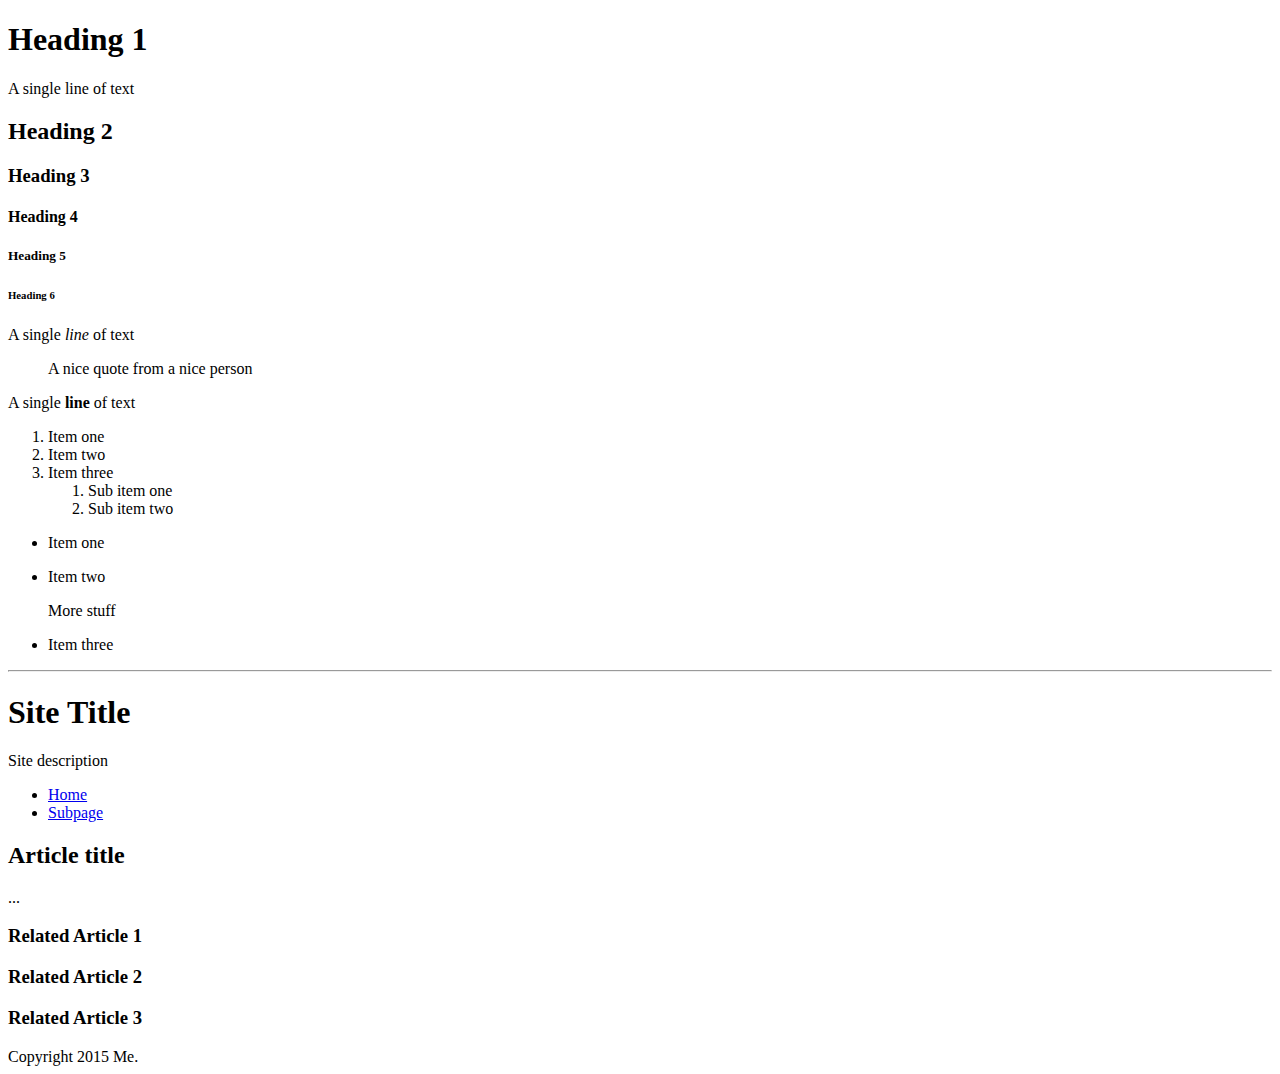
<file: Demos/01-BasicHTML/index.html>
<!doctype html>
<html>
	<head>
		<title>HTML Demo</title>
	</head>
	<body>
		<h1>Heading 1</h1>
		<p>A single line of text</p>

		<h2>Heading 2</h2>
		<h3>Heading 3</h3>
		<h4>Heading 4</h4>
		<h5>Heading 5</h5>
		<h6>Heading 6</h6>

		<p>A single <em>line</em> of text</p>

		<blockquote>A nice quote from a nice person</blockquote>

		<p>A single <strong>line</strong> of text</p>

		<ol>
			<li>Item one</li>
			<li>Item two</li>
			<li>Item three</li>
				<ol>
					<li>Sub item one</li>
					<li>Sub item two</li>
				</ol>
		</ol>

		<ul>
			<li>Item one</li>
			<li>
				<p>Item two</p>
				<p>More stuff</p>
			</li>
			<li>Item three</li>
		</ul>

		<hr>


		<header>
			<h1>Site Title</h1>
			<p>Site description</p>
			<nav>
				<ul>
					<li><a href="index.html">Home</a></li>
					<li><a href="sub.html">Subpage</a></li>
				</ul>
			</nav>
		</header>

		<main>
			<header>
				<h2>Article title</h2>
				<p>...</p>
			</header>
		</main>
		<aside>
			<article>
				<h3>Related Article 1</h3>
			</article>
			<article>
				<h3>Related Article 2</h3>
			</article>
			<article>
				<h3>Related Article 3</h3>
			</article>
		</aside>

		<footer>
			Copyright 2015 Me.
		</footer>

	</body>
</html>
</file>
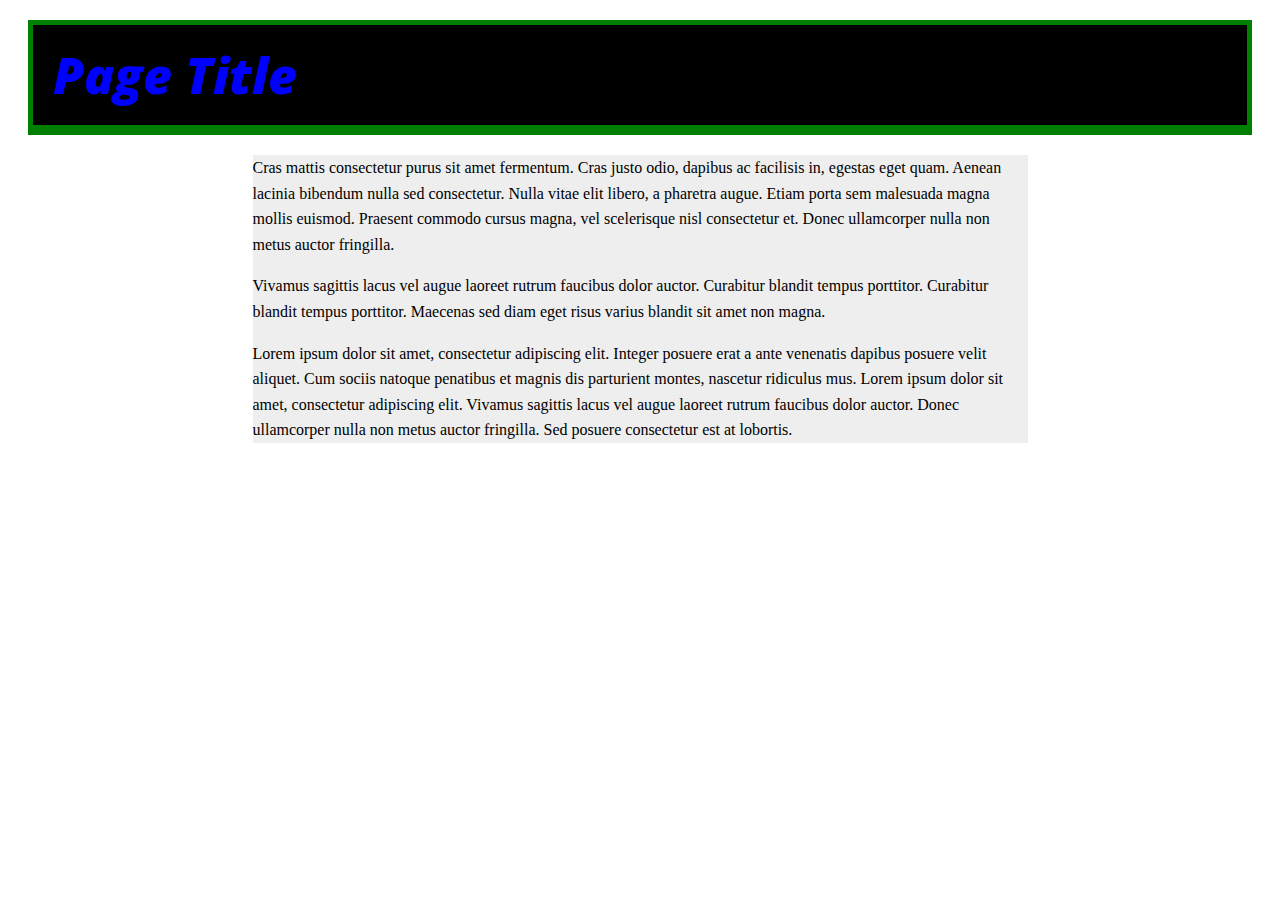
<file: Demos/02-BasicCSS/index.html>
<!doctype html>
<html>
	<head>
		<title>HTML Demo</title>

		<link href='http://fonts.googleapis.com/css?family=Open+Sans:400italic,800,400' rel='stylesheet' type='text/css'>
	</head>

	<body>

		<style>
			h1{
				color: blue;
				background: #000000;
				font-size: 50px;
				font-weight: 800;
				font-style: italic;
				font-family: 'Open Sans', Helvetica, Arial, sans-serif;
				line-height: 120%;


				padding: 20px;
				margin: 20px 20px;

				border: 5px solid green;
				border-bottom-width: 10px;
			}

			p{
				line-height: 1.6;
				font-size: 16px;
			}

			.container {
				background: #eee;
				width: 775px;
				margin: 0 auto;

			}
			
		</style>

		<h1>Page Title</h1>

		<div class="container">

			<p>Cras mattis consectetur purus sit amet fermentum. Cras justo odio, dapibus ac facilisis in, egestas eget quam. Aenean lacinia bibendum nulla sed consectetur. Nulla vitae elit libero, a pharetra augue. Etiam porta sem malesuada magna mollis euismod. Praesent commodo cursus magna, vel scelerisque nisl consectetur et. Donec ullamcorper nulla non metus auctor fringilla.</p>

			<p>Vivamus sagittis lacus vel augue laoreet rutrum faucibus dolor auctor. Curabitur blandit tempus porttitor. Curabitur blandit tempus porttitor. Maecenas sed diam eget risus varius blandit sit amet non magna.</p>

			<p>Lorem ipsum dolor sit amet, consectetur adipiscing elit. Integer posuere erat a ante venenatis dapibus posuere velit aliquet. Cum sociis natoque penatibus et magnis dis parturient montes, nascetur ridiculus mus. Lorem ipsum dolor sit amet, consectetur adipiscing elit. Vivamus sagittis lacus vel augue laoreet rutrum faucibus dolor auctor. Donec ullamcorper nulla non metus auctor fringilla. Sed posuere consectetur est at lobortis.</p>

		</div>

	</body>

</html>
</file>
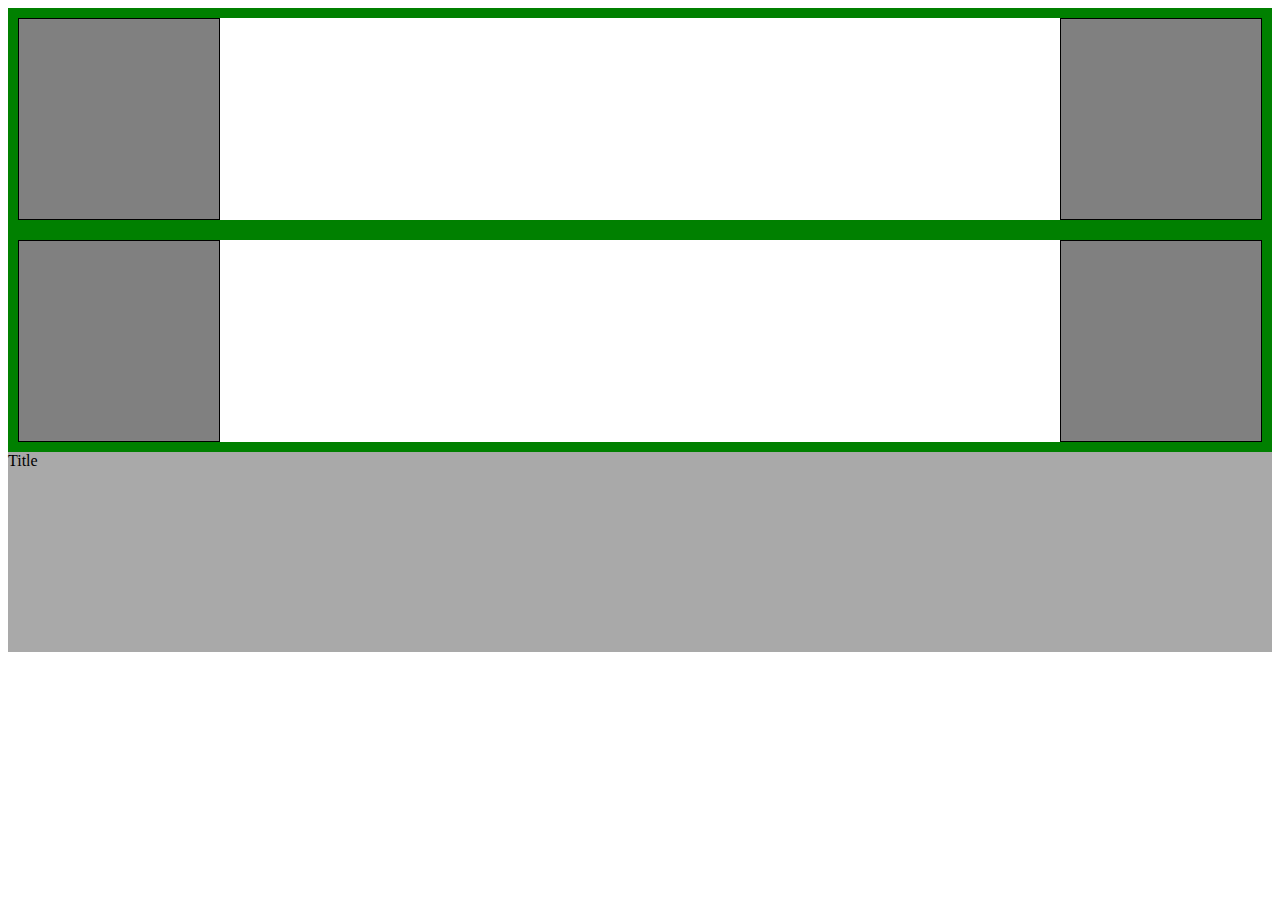
<file: Demos/03-MoreCSS/index.html>
<!doctype html>
<html>
	<head>
		<title>CSS Demo</title>
		<link rel="stylesheet" type="text/css" href="css/main.css">

	</head>
	<body>

		<!-- <div class="box"></div> -->

		<!-- <a href="#" class="logo">MyCompany</a> -->

		<div class="clearfix">
			<div class="square left"></div>
			<div class="square right"></div>
		</div>
		<div class="clearfix">
			<div class="square left"></div>
			<div class="square right"></div>
		</div>

		<div class="bar">Title</div>

	</body>
</html>
</file>
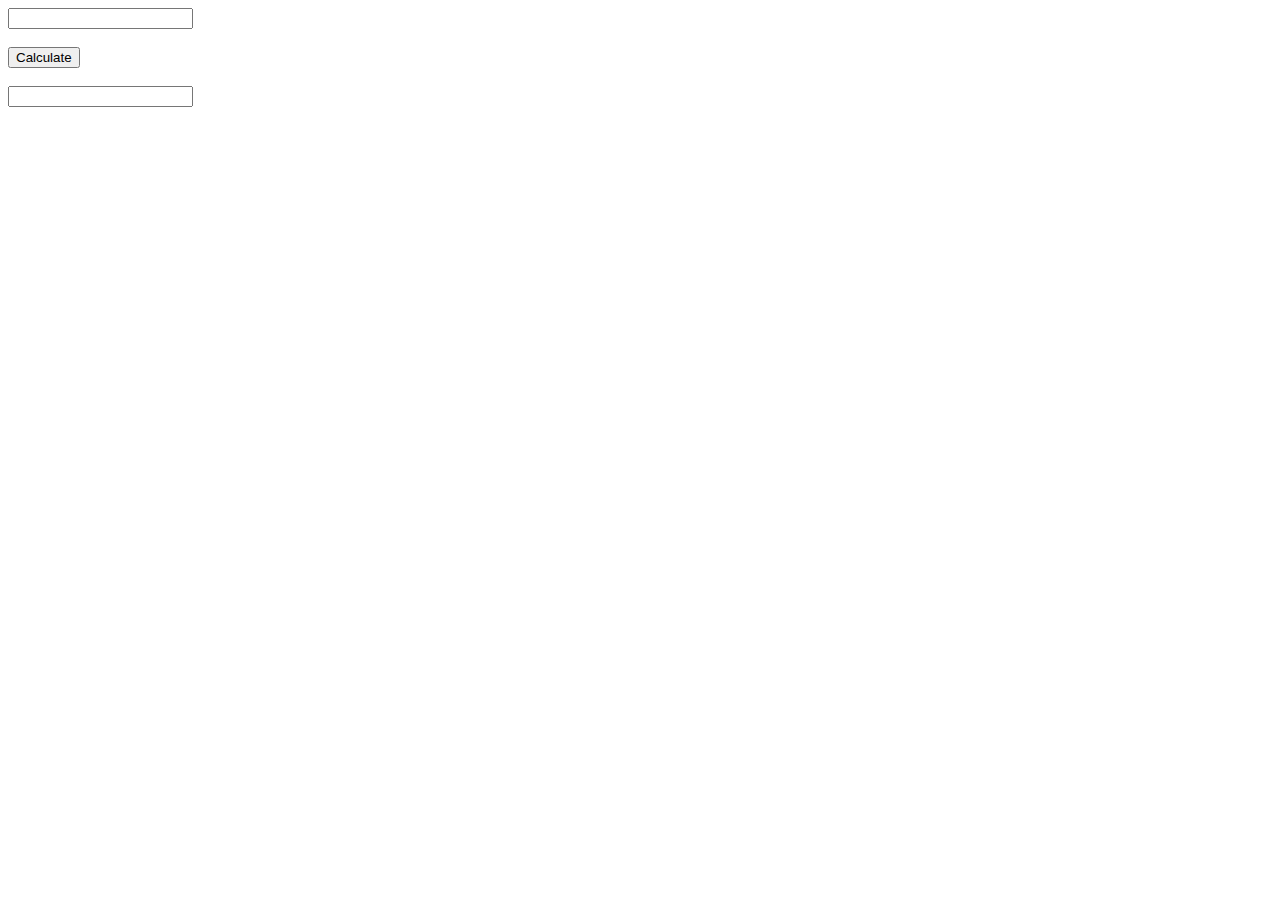
<file: Demos/04-Javascript/index.html>
<!doctype html>
<html>
	<head>
		<title>JS Demo</title>

		<script src="js/jquery-1.11.2.min.js"></script>
		<script src="js/main.js"></script>
	</head>
	<body>

		<input type="text" id="input" length="300">
		<br>
		<br>
		<button id="button">Calculate</button>
		<br>
		<br>
		<input type="text" id="output" length="100">

	</body>
</html>
</file>
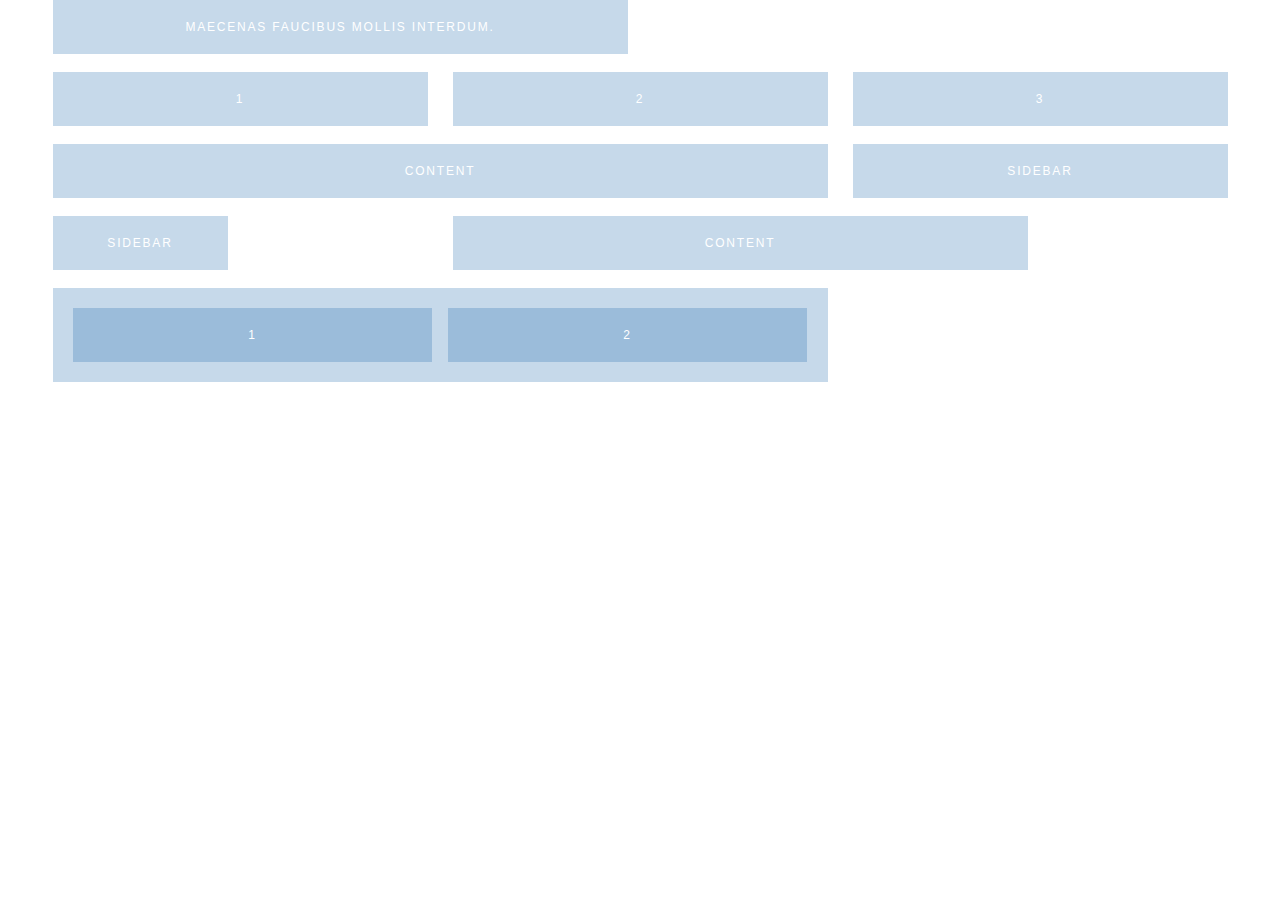
<file: Demos/06-RWD/index.html>
<!doctype html>
<html>
	<head>
		<title>RWD Demo</title>

		<style>
			[class*="fs-cell"] {
				background: rgba(26, 104, 173, 0.25);
				overflow: hidden;
				color: #fff;
				font-size: 12px;
				letter-spacing: 0.15em;
				padding: 20px;
				text-align: center;
				text-transform: uppercase;
			}
		</style>
		
		<link rel="stylesheet" href="components/normalize-css/normalize.css">
		<link rel="stylesheet" href="components/formstone/dist/css/grid.css">

	</head>
	<body class="fs-grid">

		<div class="fs-row">
			<div class="fs-cell fs-lg-half">Maecenas faucibus mollis interdum.</div>
		</div>

		<br>

		<div class="fs-row">
			<div class="fs-cell fs-all-third">1</div>
			<div class="fs-cell fs-all-third">2</div>
			<div class="fs-cell fs-all-third">3</div>
		</div>

		<br>

		<div class="fs-row">
			<div class="fs-cell-right fs-lg-4">Sidebar</div>
			<div class="fs-cell fs-lg-8">Content</div>
		</div>

		<br>

		<div class="fs-row">
			<div class="fs-cell fs-lg-2">Sidebar</div>
			<div class="fs-cell fs-lg-6 fs-lg-push-2">Content</div>
		</div>

		<br>

		<div class="fs-row">
			<div class="fs-cell fs-lg-8">

				<div class="fs-row">
					<div class="fs-cell fs-all-half">1</div>
					<div class="fs-cell fs-all-half">2</div>
				</div>
				
			</div>
		</div>

	</body>
</html>
</file>
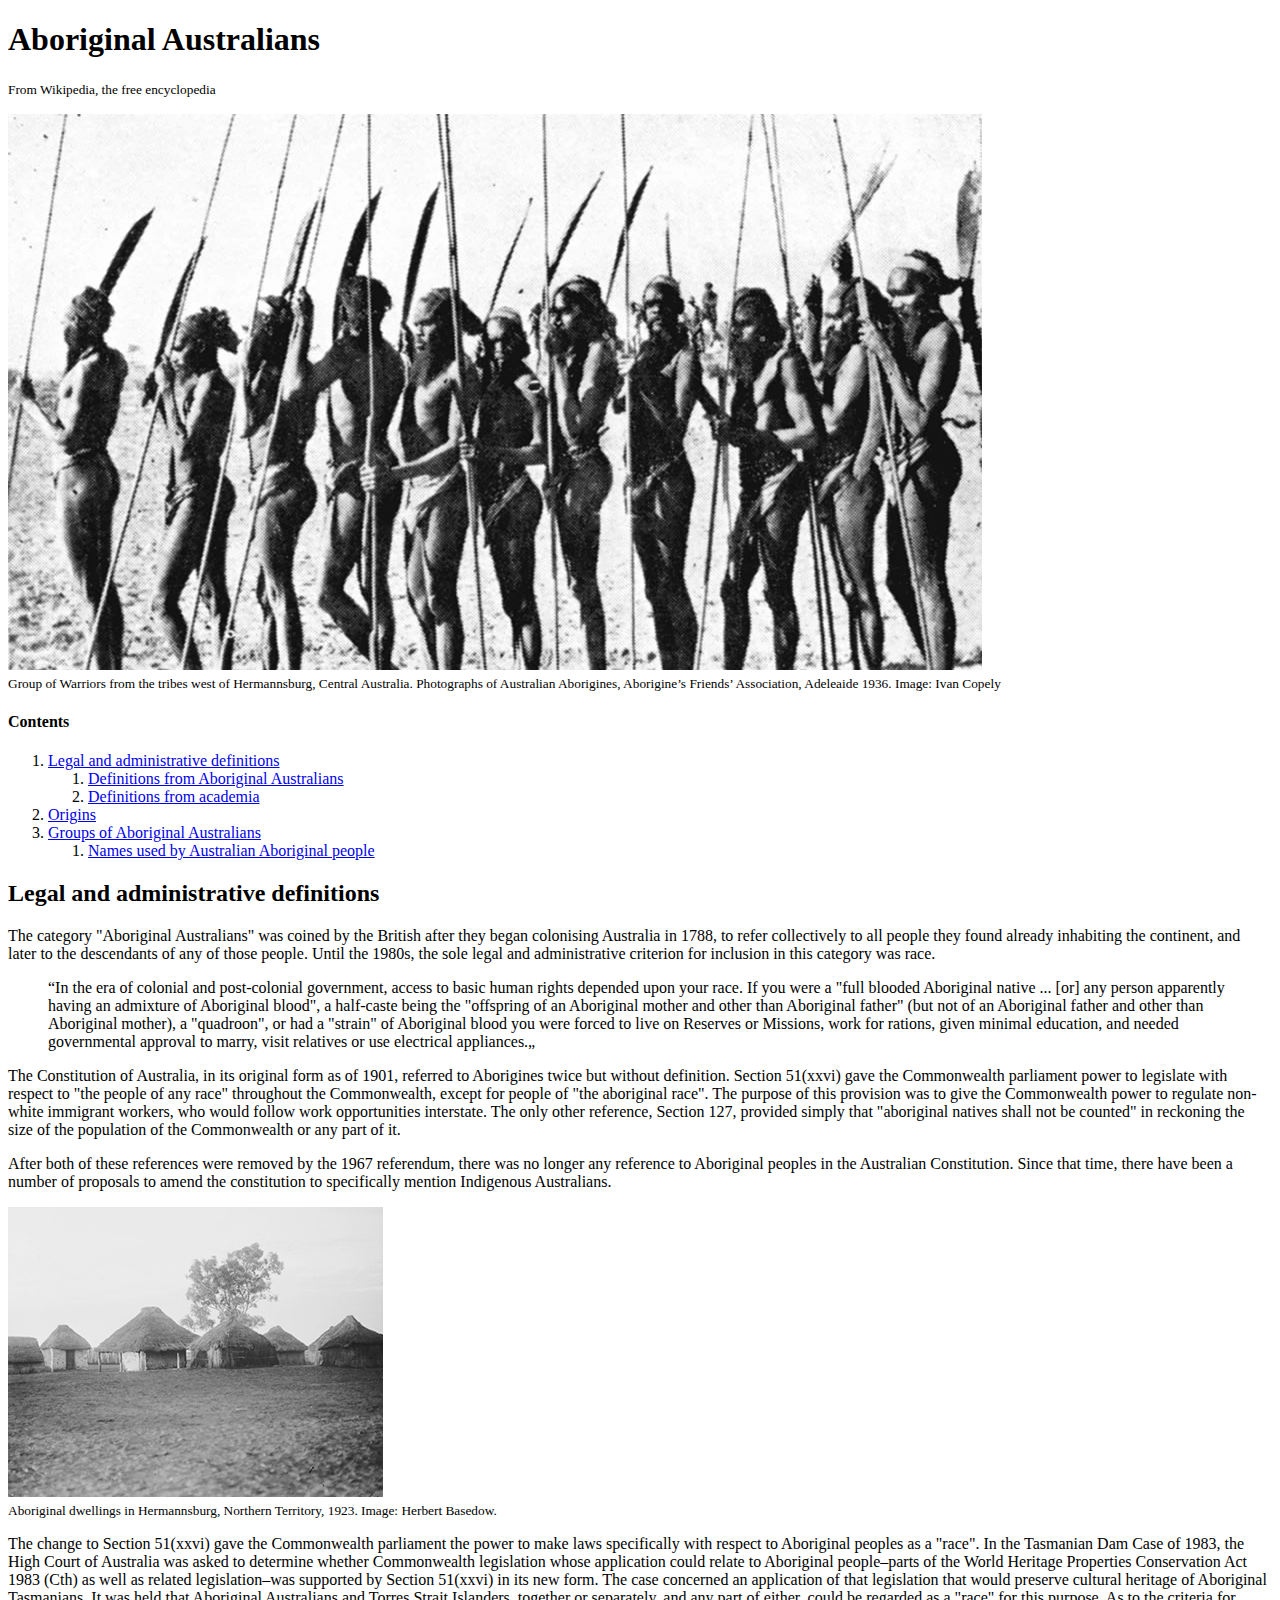
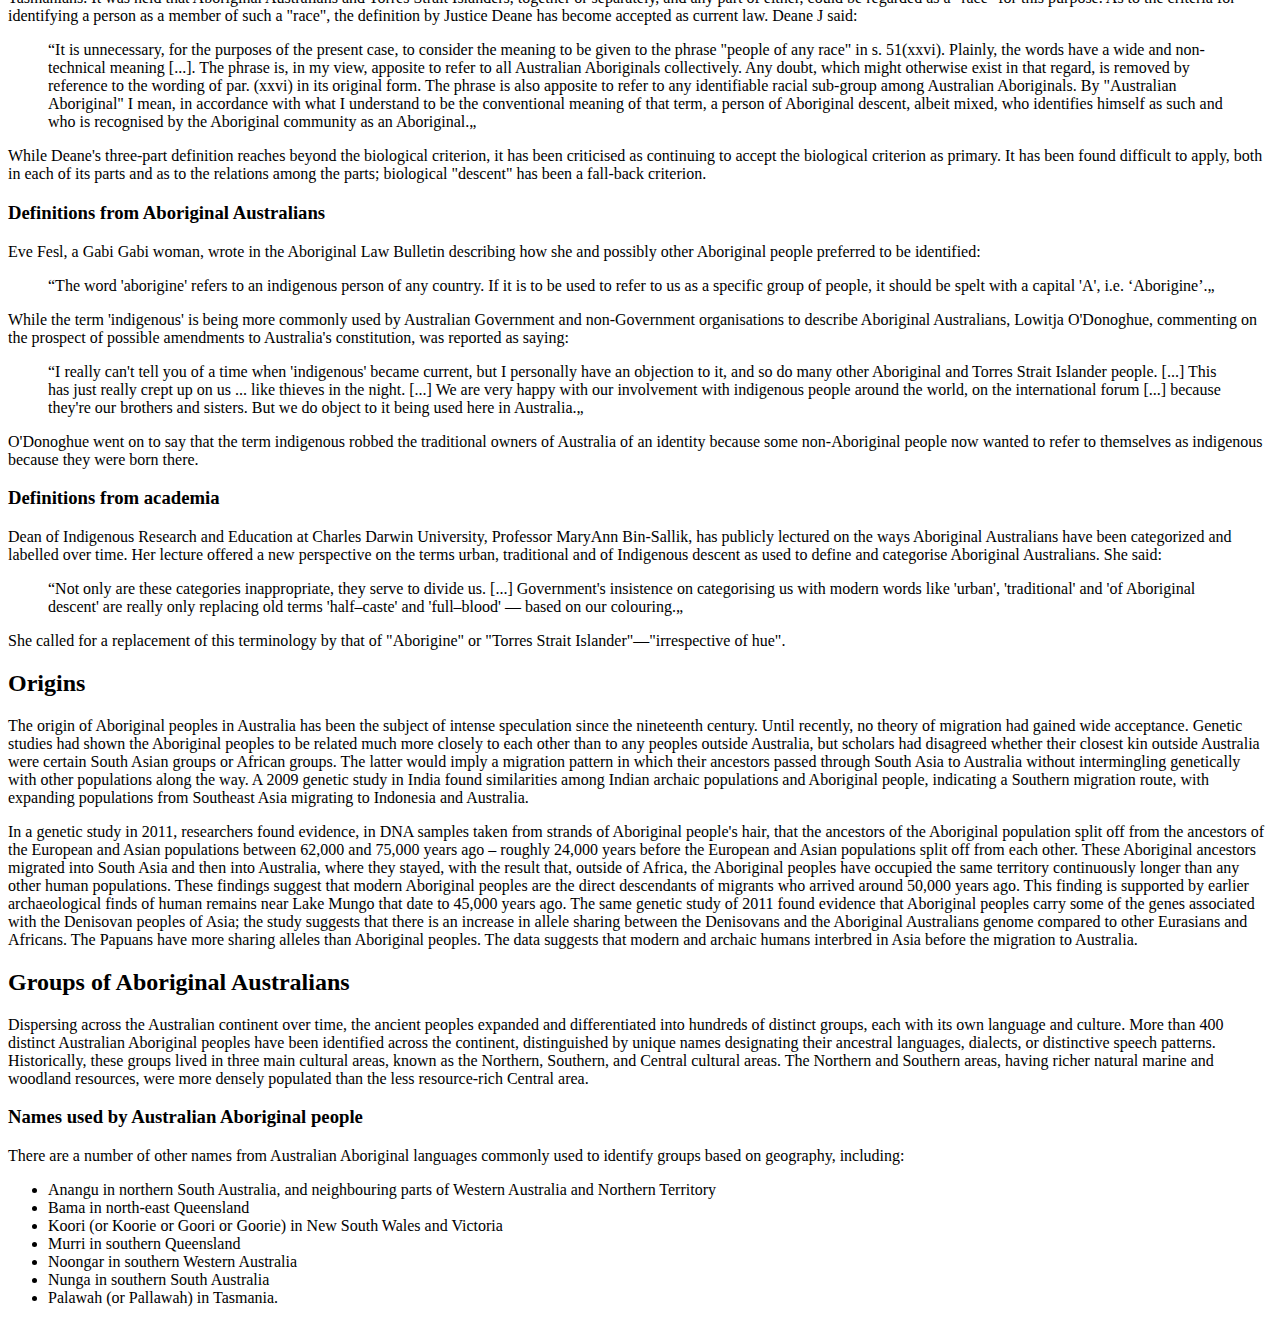
<file: Projects/01-ArticleMarkup/index.html>
<!doctype html>
<html>
	<head>
		<title>Aboriginal Australians</title>
	</head>

	<body>
		<h1>Aboriginal Australians</h1>
		<p>
			<small>From Wikipedia, the free encyclopedia</small>
		</p>

		<img src="images/aboriginal-australians.jpg" alt="">

		<aside>
			<small>Group of Warriors from the tribes west of Hermannsburg, Central Australia. Photographs of Australian Aborigines, Aborigine&#8217;s Friends&#8217; Association, Adeleaide 1936. Image: Ivan Copely</small>
		</aside>

		<h4>
			<strong>Contents</strong>
		</h4>

		<ol>
			<li>
				<a href="#section_legal">Legal and administrative definitions</a>
					<ol>
						<li>
							<a href="#section_legal_a">Definitions from Aboriginal Australians</a>
						</li>
						<li>
							<a href="#section_legal_b">Definitions from academia</a>
						</li>
					</ol>
			</li>
			<li>
				<a href="#section_origins">Origins</a>
			</li>
			<li>
				<a href="#section_groups">Groups of Aboriginal Australians</a>
				<ol>
					<li>
						<a href="#section_groups_a">Names used by Australian Aboriginal people</a>
					</li>
				</ol>
			</li>
		</ol>

		<h2 id="section_legal">Legal and administrative definitions</h2>

		<p>The category "Aboriginal Australians" was coined by the British after they began colonising Australia in 1788, to refer collectively to all people they found already inhabiting the continent, and later to the descendants of any of those people. Until the 1980s, the sole legal and administrative criterion for inclusion in this category was race.</p>

		<blockquote>&#8220;In the era of colonial and post-colonial government, access to basic human rights depended upon your race. If you were a "full blooded Aboriginal native ... [or] any person apparently having an admixture of Aboriginal blood", a half-caste being the "offspring of an Aboriginal mother and other than Aboriginal father" (but not of an Aboriginal father and other than Aboriginal mother), a "quadroon", or had a "strain" of Aboriginal blood you were forced to live on Reserves or Missions, work for rations, given minimal education, and needed governmental approval to marry, visit relatives or use electrical appliances.&#8222;</blockquote>
		<p>The Constitution of Australia, in its original form as of 1901, referred to Aborigines twice but without definition. Section 51(xxvi) gave the Commonwealth parliament power to legislate with respect to "the people of any race" throughout the Commonwealth, except for people of "the aboriginal race". The purpose of this provision was to give the Commonwealth power to regulate non-white immigrant workers, who would follow work opportunities interstate. The only other reference, Section 127, provided simply that "aboriginal natives shall not be counted" in reckoning the size of the population of the Commonwealth or any part of it.</p>
		<p>After both of these references were removed by the 1967 referendum, there was no longer any reference to Aboriginal peoples in the Australian Constitution. Since that time, there have been a number of proposals to amend the constitution to specifically mention Indigenous Australians.</p>

		<img src="images/aboriginal-dwellings.jpg" alt="">

		<aside>
			<small>Aboriginal dwellings in Hermannsburg, Northern Territory, 1923. Image: Herbert Basedow.</small>
		</aside>

		<p>The change to Section 51(xxvi) gave the Commonwealth parliament the power to make laws specifically with respect to Aboriginal peoples as a "race". In the Tasmanian Dam Case of 1983, the High Court of Australia was asked to determine whether Commonwealth legislation whose application could relate to Aboriginal people&#8211;parts of the World Heritage Properties Conservation Act 1983 (Cth) as well as related legislation&#8211;was supported by Section 51(xxvi) in its new form. The case concerned an application of that legislation that would preserve cultural heritage of Aboriginal Tasmanians. It was held that Aboriginal Australians and Torres Strait Islanders, together or separately, and any part of either, could be regarded as a "race" for this purpose. As to the criteria for identifying a person as a member of such a "race", the definition by Justice Deane has become accepted as current law. Deane J said:</p>
		<blockquote>&#8220;It is unnecessary, for the purposes of the present case, to consider the meaning to be given to the phrase "people of any race" in s. 51(xxvi). Plainly, the words have a wide and non-technical meaning [...]. The phrase is, in my view, apposite to refer to all Australian Aboriginals collectively. Any doubt, which might otherwise exist in that regard, is removed by reference to the wording of par. (xxvi) in its original form. The phrase is also apposite to refer to any identifiable racial sub-group among Australian Aboriginals. By "Australian Aboriginal" I mean, in accordance with what I understand to be the conventional meaning of that term, a person of Aboriginal descent, albeit mixed, who identifies himself as such and who is recognised by the Aboriginal community as an Aboriginal.&#8222;</blockquote>
		<p>While Deane's three-part definition reaches beyond the biological criterion, it has been criticised as continuing to accept the biological criterion as primary. It has been found difficult to apply, both in each of its parts and as to the relations among the parts; biological "descent" has been a fall-back criterion.</p>

		<h3 id="section_legal_a">Definitions from Aboriginal Australians</h3>

		<p>Eve Fesl, a Gabi Gabi woman, wrote in the Aboriginal Law Bulletin describing how she and possibly other Aboriginal people preferred to be identified:</p>
		<blockquote>&#8220;The word 'aborigine' refers to an indigenous person of any country. If it is to be used to refer to us as a specific group of people, it should be spelt with a capital 'A', i.e. &#8216;Aborigine&#8217;.&#8222;</blockquote>
		<p>While the term 'indigenous' is being more commonly used by Australian Government and non-Government organisations to describe Aboriginal Australians, Lowitja O'Donoghue, commenting on the prospect of possible amendments to Australia's constitution, was reported as saying:</p>
		<blockquote>&#8220;I really can't tell you of a time when 'indigenous' became current, but I personally have an objection to it, and so do many other Aboriginal and Torres Strait Islander people. [...] This has just really crept up on us ... like thieves in the night. [...] We are very happy with our involvement with indigenous people around the world, on the international forum [...] because they're our brothers and sisters. But we do object to it being used here in Australia.&#8222;</blockquote>
		<p>O'Donoghue went on to say that the term indigenous robbed the traditional owners of Australia of an identity because some non-Aboriginal people now wanted to refer to themselves as indigenous because they were born there.</p>

		<h3 id="section_legal_b">Definitions from academia</h3>

		<p>Dean of Indigenous Research and Education at Charles Darwin University, Professor MaryAnn Bin-Sallik, has publicly lectured on the ways Aboriginal Australians have been categorized and labelled over time. Her lecture offered a new perspective on the terms urban, traditional and of Indigenous descent as used to define and categorise Aboriginal Australians. She said:</p>
		<blockquote>&#8220;Not only are these categories inappropriate, they serve to divide us. [...] Government's insistence on categorising us with modern words like 'urban', 'traditional' and 'of Aboriginal descent' are really only replacing old terms 'half&#8211;caste' and 'full&#8211;blood' &#8212; based on our colouring.&#8222;</blockquote>
		<p>She called for a replacement of this terminology by that of "Aborigine" or "Torres Strait Islander"&#8212;"irrespective of hue".</p>

		<h2 id="section_origins">Origins</h2>

		<p>The origin of Aboriginal peoples in Australia has been the subject of intense speculation since the nineteenth century. Until recently, no theory of migration had gained wide acceptance. Genetic studies had shown the Aboriginal peoples to be related much more closely to each other than to any peoples outside Australia, but scholars had disagreed whether their closest kin outside Australia were certain South Asian groups or African groups. The latter would imply a migration pattern in which their ancestors passed through South Asia to Australia without intermingling genetically with other populations along the way. A 2009 genetic study in India found similarities among Indian archaic populations and Aboriginal people, indicating a Southern migration route, with expanding populations from Southeast Asia migrating to Indonesia and Australia.</p>
		<p>In a genetic study in 2011, researchers found evidence, in DNA samples taken from strands of Aboriginal people's hair, that the ancestors of the Aboriginal population split off from the ancestors of the European and Asian populations between 62,000 and 75,000 years ago &#8211; roughly 24,000 years before the European and Asian populations split off from each other. These Aboriginal ancestors migrated into South Asia and then into Australia, where they stayed, with the result that, outside of Africa, the Aboriginal peoples have occupied the same territory continuously longer than any other human populations. These findings suggest that modern Aboriginal peoples are the direct descendants of migrants who arrived around 50,000 years ago. This finding is supported by earlier archaeological finds of human remains near Lake Mungo that date to 45,000 years ago. The same genetic study of 2011 found evidence that Aboriginal peoples carry some of the genes associated with the Denisovan peoples of Asia; the study suggests that there is an increase in allele sharing between the Denisovans and the Aboriginal Australians genome compared to other Eurasians and Africans. The Papuans have more sharing alleles than Aboriginal peoples. The data suggests that modern and archaic humans interbred in Asia before the migration to Australia.</p>

		<h2 id="section_groups">Groups of Aboriginal Australians</h2>
		<p>Dispersing across the Australian continent over time, the ancient peoples expanded and differentiated into hundreds of distinct groups, each with its own language and culture. More than 400 distinct Australian Aboriginal peoples have been identified across the continent, distinguished by unique names designating their ancestral languages, dialects, or distinctive speech patterns. Historically, these groups lived in three main cultural areas, known as the Northern, Southern, and Central cultural areas. The Northern and Southern areas, having richer natural marine and woodland resources, were more densely populated than the less resource-rich Central area.</p>

		<h3 id="section_groups_a">Names used by Australian Aboriginal people</h3>

		<p>There are a number of other names from Australian Aboriginal languages commonly used to identify groups based on geography, including:</p>
		<ul>
			<li>Anangu in northern South Australia, and neighbouring parts of Western Australia and Northern Territory</li>
			<li>Bama in north-east Queensland</li>
			<li>Koori (or Koorie or Goori or Goorie) in New South Wales and Victoria</li>
			<li>Murri in southern Queensland</li>
			<li>Noongar in southern Western Australia</li>
			<li>Nunga in southern South Australia</li>
			<li>Palawah (or Pallawah) in Tasmania.</li>
		</ul>


	</body>


</html>
</file>
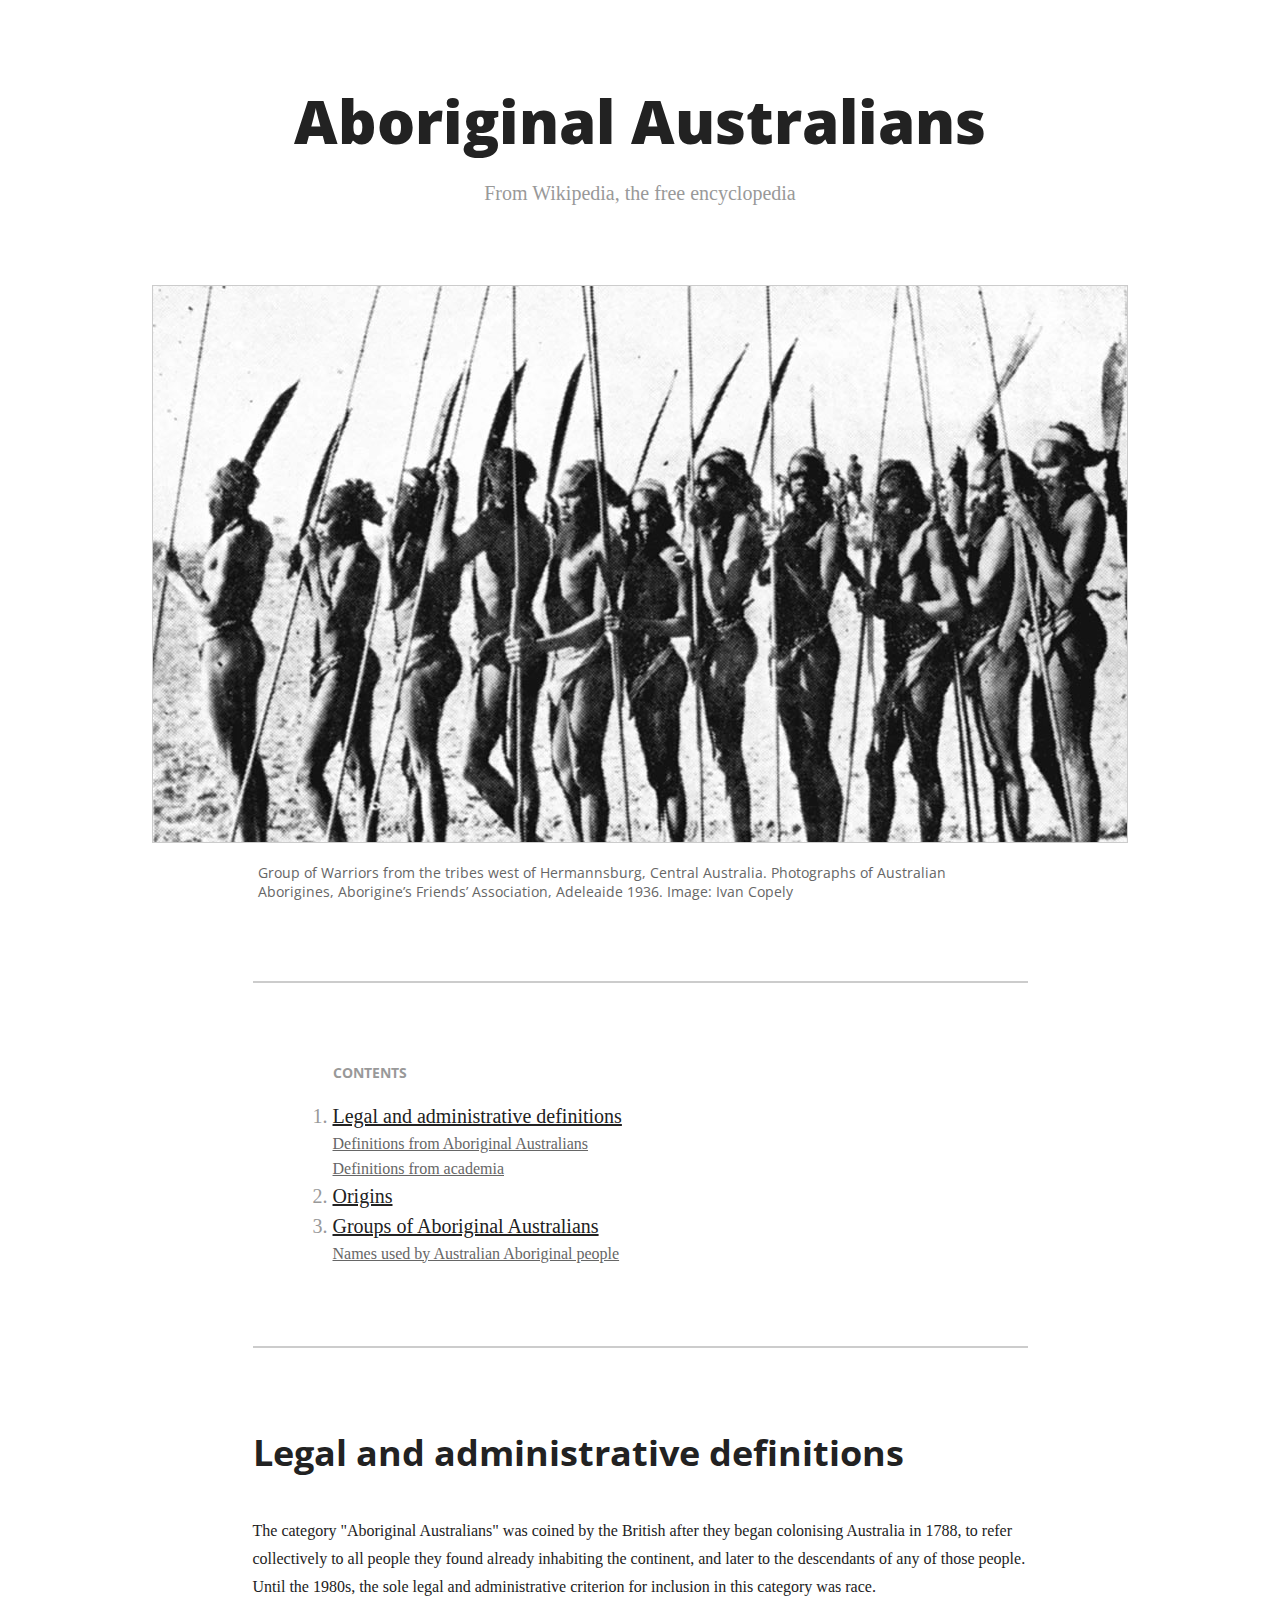
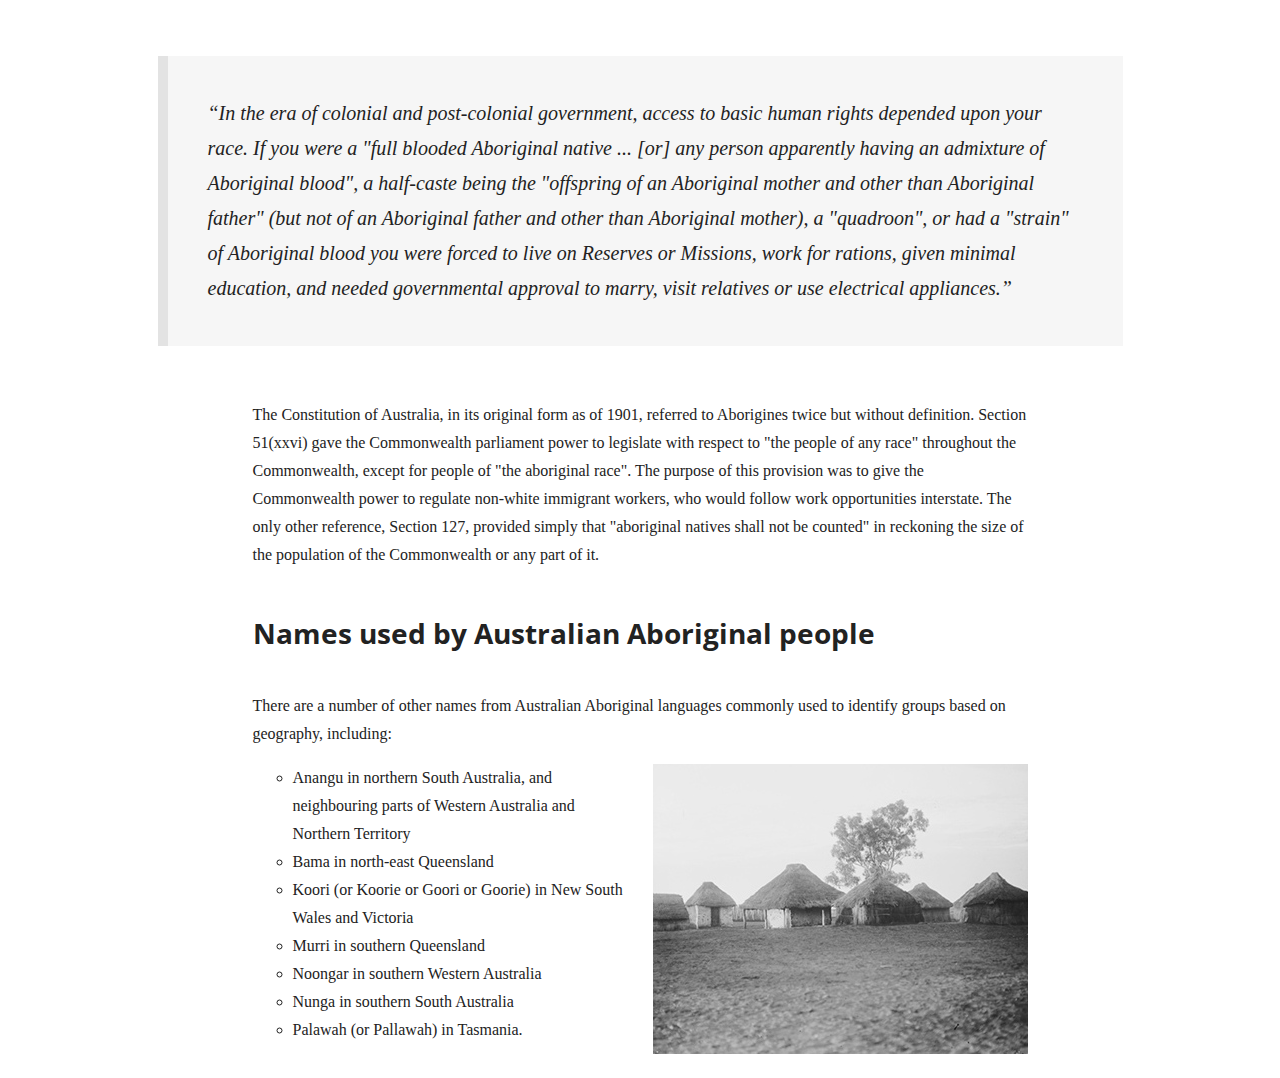
<file: Projects/02-ArticleStyle/index.html>
<!doctype html>
<html>
	<head>
		<title>Aboriginal Australians</title>

		<link rel="stylesheet" href="main.css"></link>

		<link href='http://fonts.googleapis.com/css?family=Open+Sans:300italic,400italic,600italic,700italic,800italic,400,300,600,700,800' rel='stylesheet' type='text/css'>
	</head>

	<body>
		
		<h1>Aboriginal Australians</h1>
		<h5>From Wikipedia, the free encyclopedia</h5>

		<figure>
			<img class="aboriginal_image" src="images/aboriginal-australians.jpg" alt="">
			<figcaption class="aboriginal_image_footnote">Group of Warriors from the tribes west of Hermannsburg, Central Australia. Photographs of Australian Aborigines, Aborigine&#8217;s Friends&#8217; Association, Adeleaide 1936. Image: Ivan Copely</figcaption>
		</figure>

	<div class="container">
		<hr>

		<div class="contents">
			<h4>Contents</h4>

			<nav>
				<ol>
					<li>
						<a class="contents_title" href="#section_legal">Legal and administrative definitions</a>
							<ul>
								<li>
									<a class="contents_subtitle" href="#section_legal_a">Definitions from Aboriginal Australians</a>
								</li>
								<li>
									<a class="contents_subtitle" href="#section_legal_b">Definitions from academia</a>
								</li>
							</ul>
					</li>
					<li>
						<a class="contents_title" href="#section_origins">Origins</a>
					</li>
					<li>
						<a class="contents_title" href="#section_groups">Groups of Aboriginal Australians</a>
						<ul>
							<li>
								<a class="contents_subtitle" href="#section_groups_a">Names used by Australian Aboriginal people</a>
							</li>
						</ul>
					</li>
				</ol>
			</nav>
		</div>

		<hr>

		<h2>Legal and administrative definitions</h2>

		<p>The category "Aboriginal Australians" was coined by the British after they began colonising Australia in 1788, to refer collectively to all people they found already inhabiting the continent, and later to the descendants of any of those people. Until the 1980s, the sole legal and administrative criterion for inclusion in this category was race.</p>
	</div>

		<blockquote>&#8220;In the era of colonial and post-colonial government, access to basic human rights depended upon your race. If you were a "full blooded Aboriginal native ... [or] any person apparently having an admixture of Aboriginal blood", a half-caste being the "offspring of an Aboriginal mother and other than Aboriginal father" (but not of an Aboriginal father and other than Aboriginal mother), a "quadroon", or had a "strain" of Aboriginal blood you were forced to live on Reserves or Missions, work for rations, given minimal education, and needed governmental approval to marry, visit relatives or use electrical appliances.&#8221;</blockquote>
		
		<div class="container">
			<p>The Constitution of Australia, in its original form as of 1901, referred to Aborigines twice but without definition. Section 51(xxvi) gave the Commonwealth parliament power to legislate with respect to "the people of any race" throughout the Commonwealth, except for people of "the aboriginal race". The purpose of this provision was to give the Commonwealth power to regulate non-white immigrant workers, who would follow work opportunities interstate. The only other reference, Section 127, provided simply that "aboriginal natives shall not be counted" in reckoning the size of the population of the Commonwealth or any part of it.</p>

			<h3>Names used by Australian Aboriginal people</h3>

			<p>There are a number of other names from Australian Aboriginal languages commonly used to identify groups based on geography, including:</p>
		
			<figure class="block_right">
				<img src="images/aboriginal-dwellings.jpg" alt="">
				<!-- <figcaption class="hut_image_footnote">Aboriginal dwellings in Hermannsburg, Northern Territory, 1923. Image: Herbert Basedow.</figcaption> -->
			</figure>


				<ul class="names_list">
					<li>Anangu in northern South Australia, and neighbouring parts of Western Australia and Northern Territory</li>
					<li>Bama in north-east Queensland</li>
					<li>Koori (or Koorie or Goori or Goorie) in New South Wales and Victoria</li>
					<li>Murri in southern Queensland</li>
					<li>Noongar in southern Western Australia</li>
					<li>Nunga in southern South Australia</li>
					<li>Palawah (or Pallawah) in Tasmania.</li>
				</ul>

		
		</div>
	</div>
	</body>


</html>
</file>
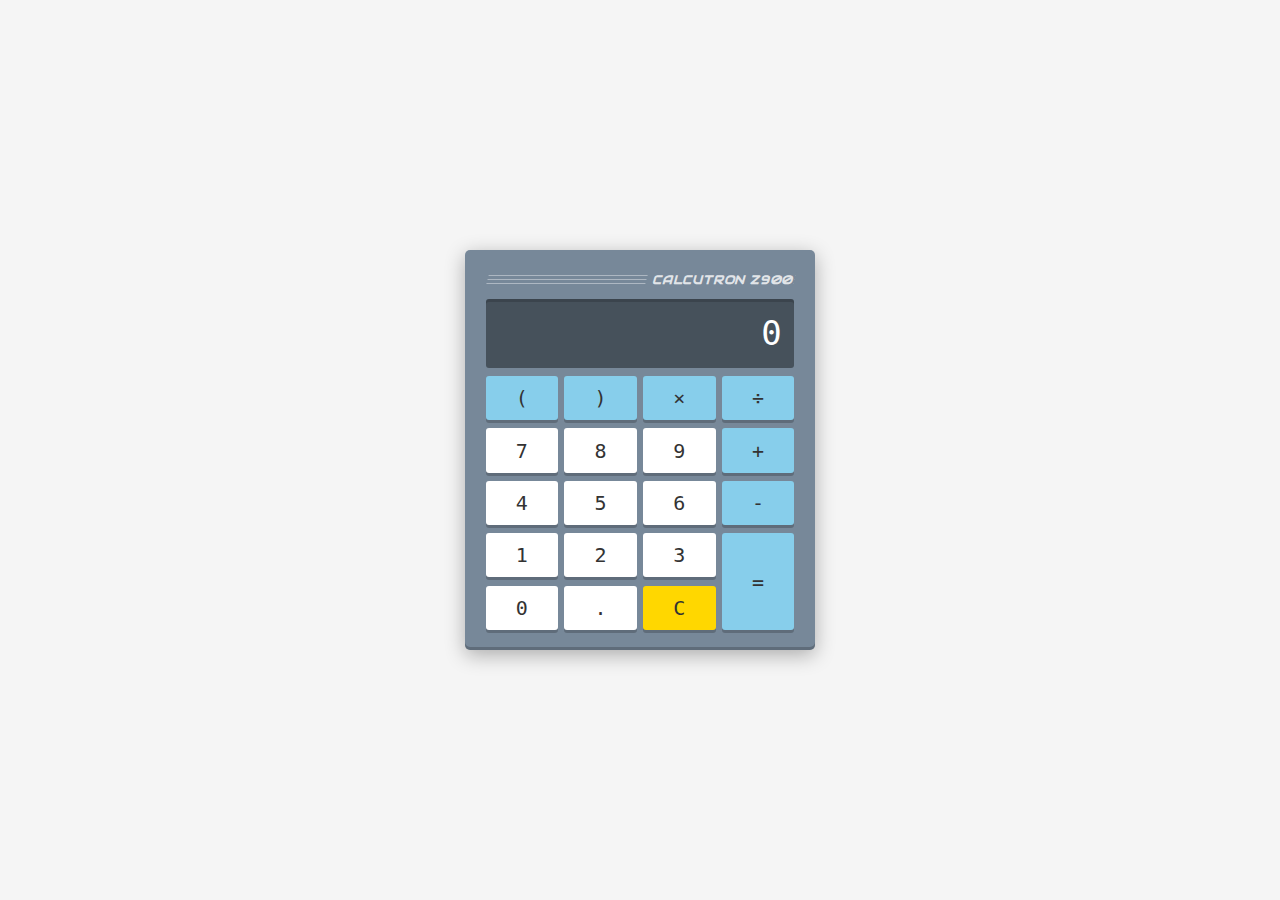
<file: Projects/04-Calculator/index.html>
<!DOCTYPE html>
<html>
	<head>
		<meta name="viewport" content="width=device-width, user-scalable=no">

		<title>Calcutron</title>

		<link href="http://fonts.googleapis.com/css?family=Audiowide" rel="stylesheet">
		<link href="css/main.css" rel="stylesheet">

		<script src="js/jquery-1.11.2.min.js"></script>
		<script src="js/main.js"></script>
	</head>
	<body>
		<div class="calculator">
			<div class="container">
				<header class="header">
					<h1 class="title">Calcutron z900</h1>
				</header>
				<input type="text" name="output" value="0" class="display" readonly>
				<button type="button" class="button operator" data-action="(">(</button>
				<button type="button" class="button operator" data-action=")">)</button>
				<button type="button" class="button operator" data-action="*">&#215;</button>
				<button type="button" class="button operator" data-action="/">&#247;</button>
				<button type="button" class="button digit" data-action="7">7</button>
				<button type="button" class="button digit" data-action="8">8</button>
				<button type="button" class="button digit" data-action="9">9</button>
				<button type="button" class="button operator" data-action="+">+</button>
				<button type="button" class="button digit" data-action="4">4</button>
				<button type="button" class="button digit" data-action="5">5</button>
				<button type="button" class="button digit" data-action="6">6</button>
				<button type="button" class="button operator" data-action="-">-</button>
				<button type="button" class="button digit" data-action="1">1</button>
				<button type="button" class="button digit" data-action="2">2</button>
				<button type="button" class="button digit" data-action="3">3</button>
				<button type="button" class="button tall right equals">=</button>
				<button type="button" class="button digit" data-action="0">0</button>
				<button type="button" class="button digit" data-action=".">.</button>
				<button type="button" class="button clear">C</button>
			</div>
		</div>
	</body>
</html>
</file>
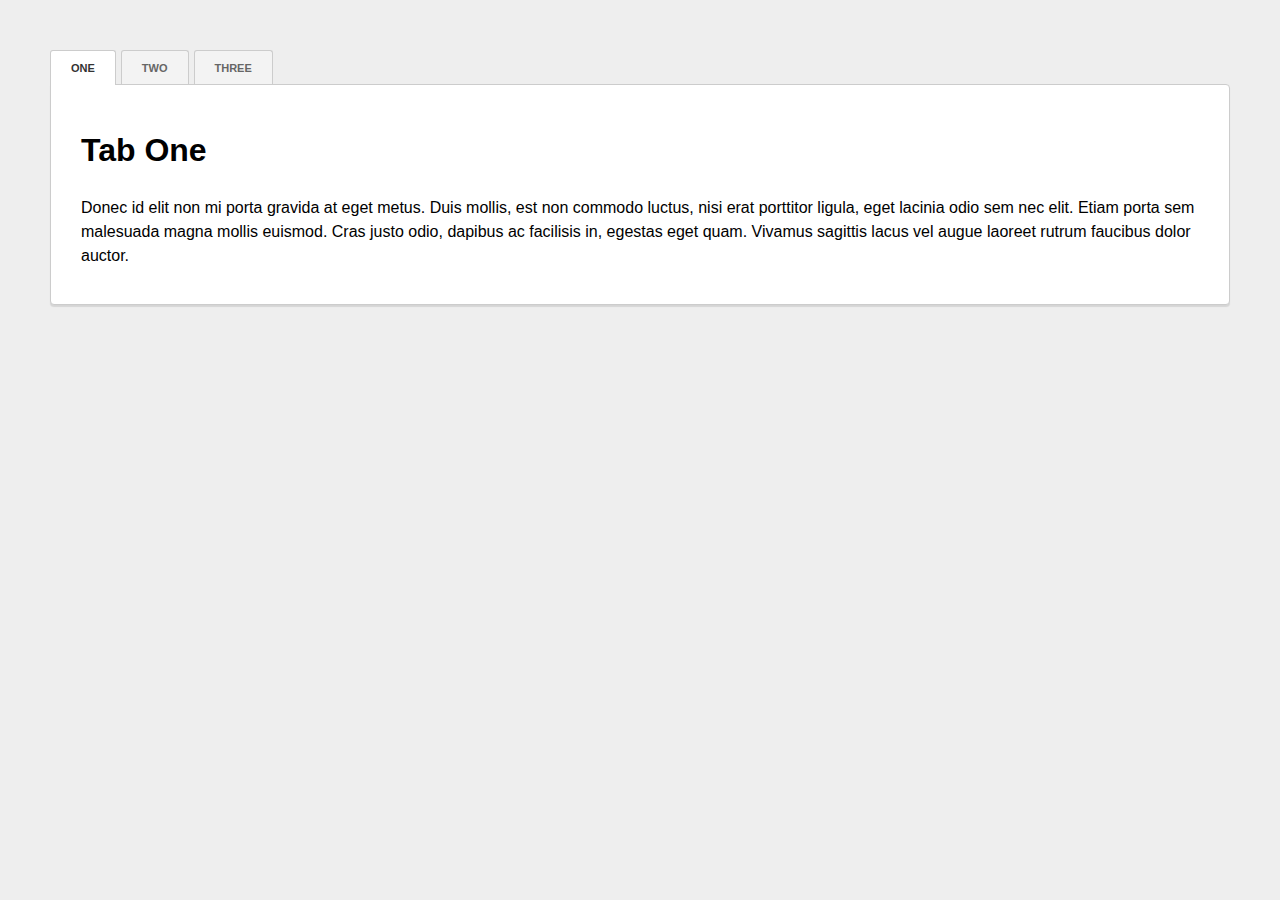
<file: Projects/05-TabPlugin/index.html>
<!DOCTYPE html>
<html>
	<head>
		<meta name="viewport" content="width=device-width, user-scalable=no">

		<title>Tabs</title>

		<link href="css/normalize.css" rel="stylesheet">
		<link href="css/jquery.mytabs.css" rel="stylesheet">
		<link href="css/main.css" rel="stylesheet">

		<script src="js/jquery-1.11.2.min.js"></script>
		<script src="js/jquery.mytabs.js"></script>
		<script src="js/main.js"></script>
	</head>
	<body>

		<div class="tabbed">
			<div class="tab-nav">
				<a href="#one" class="tab active">One</a>
				<a href="#two" class="tab">Two</a>
				<a href="#three" class="tab">Three</a>
			</div>
			<div class="tab-content">
				<div class="tab active" id="one">
					<h1>Tab One</h1>
					<p>Donec id elit non mi porta gravida at eget metus. Duis mollis, est non commodo luctus, nisi erat porttitor ligula, eget lacinia odio sem nec elit. Etiam porta sem malesuada magna mollis euismod. Cras justo odio, dapibus ac facilisis in, egestas eget quam. Vivamus sagittis lacus vel augue laoreet rutrum faucibus dolor auctor.</p>
				</div>
				<div class="tab" id="two">
					<h1>Tab Two</h1>
					<p>Maecenas sed diam eget risus varius blandit sit amet non magna. Duis mollis, est non commodo luctus, nisi erat porttitor ligula, eget lacinia odio sem nec elit. Curabitur blandit tempus porttitor. Nullam quis risus eget urna mollis ornare vel eu leo.</p>
				</div>
				<div class="tab" id="three">
					<h1>Tab Three</h1>
					<p>Vestibulum id ligula porta felis euismod semper. Fusce dapibus, tellus ac cursus commodo, tortor mauris condimentum nibh, ut fermentum massa justo sit amet risus. Cum sociis natoque penatibus et magnis dis parturient montes, nascetur ridiculus mus. Nullam quis risus eget urna mollis ornare vel eu leo.</p>
				</div>
			</div>
		</div>

	</body>
</html>
</file>
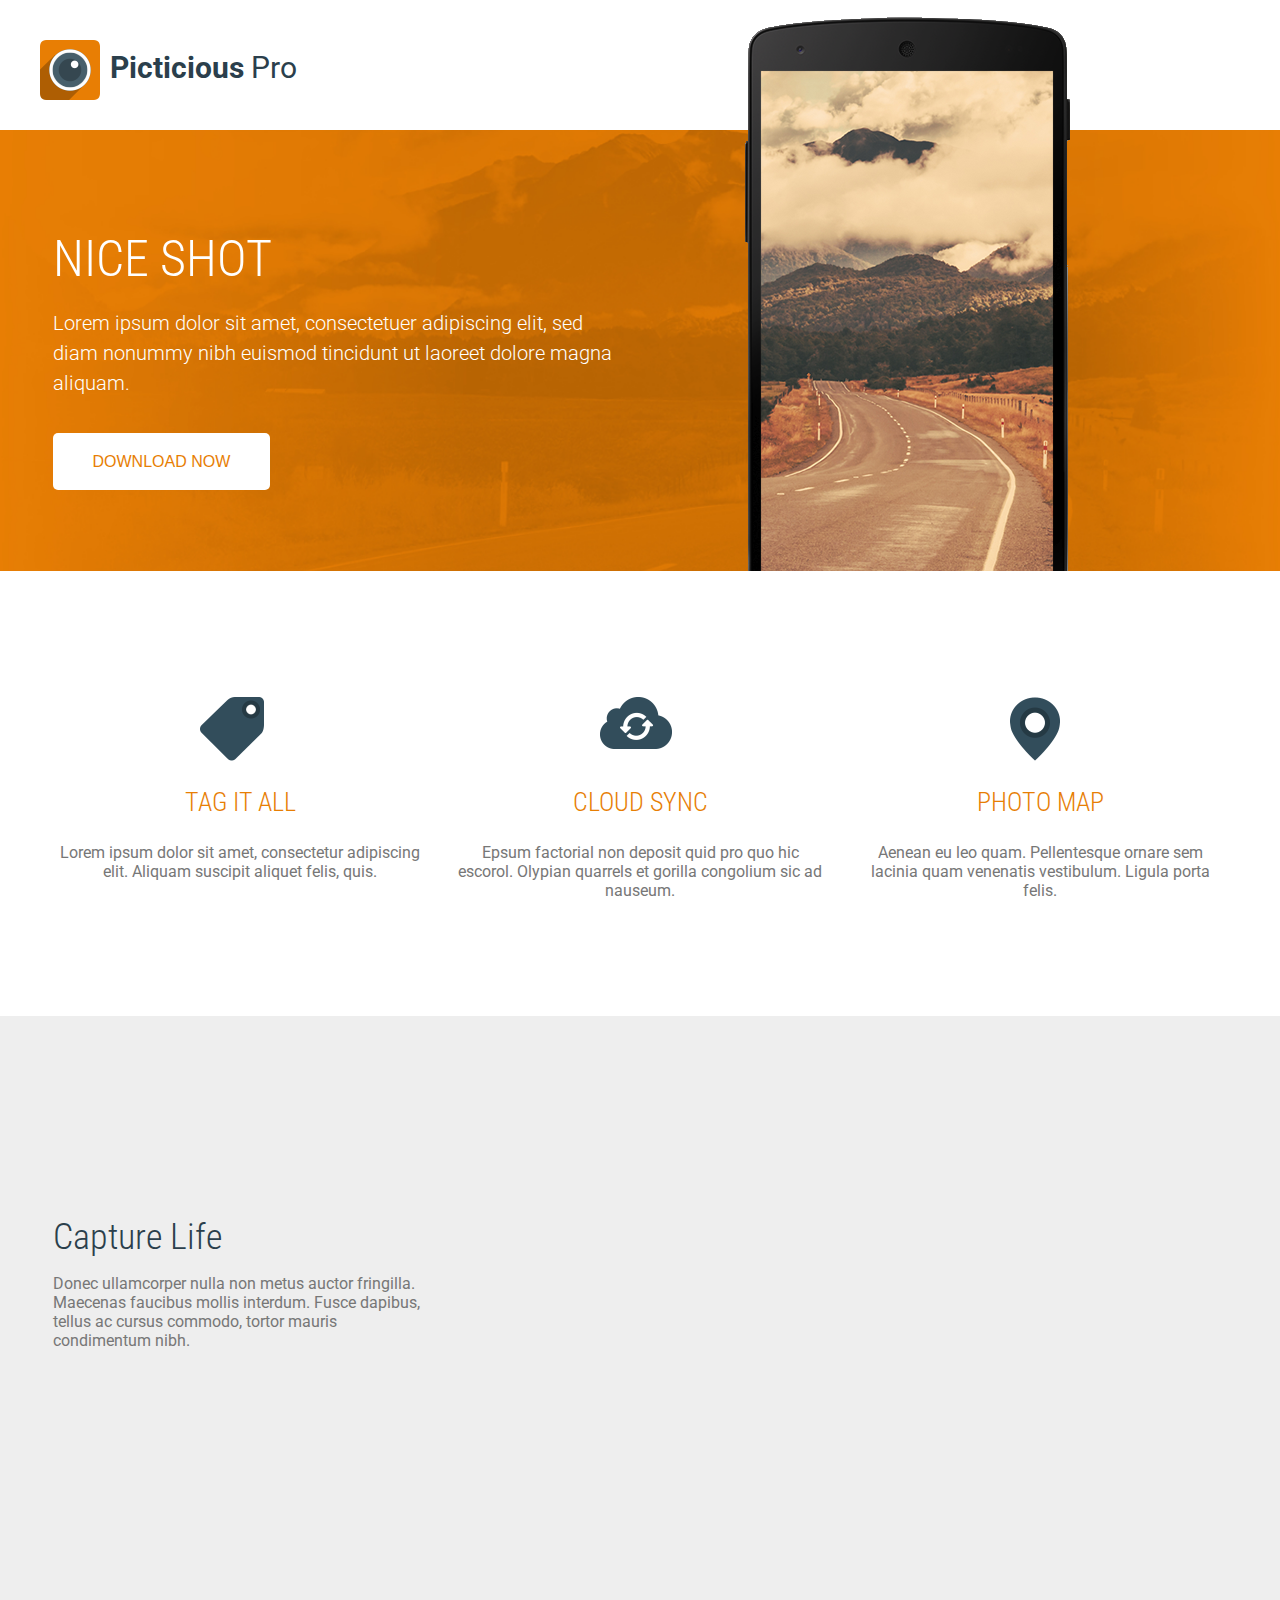
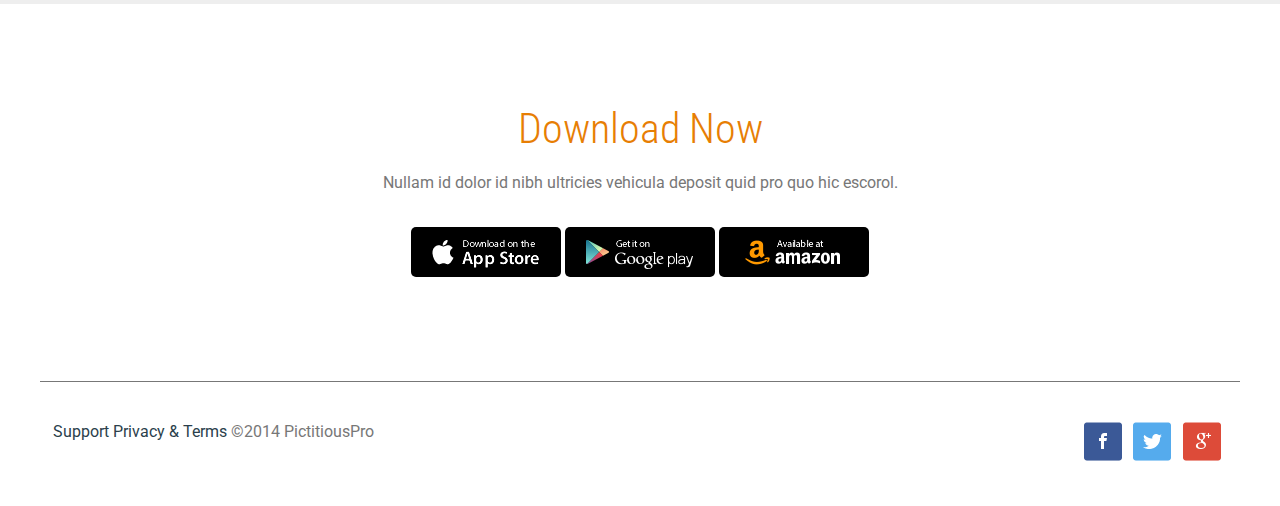
<file: Projects/06-PhotoApp/index.html>
<!doctype html>
<html class="no-js">
	<head>

		<meta name="viewport" content="width=device-width">

		<link rel="stylesheet" href="components/normalize-css/normalize.css">
		<link rel="stylesheet" href="components/formstone/dist/css/grid.css">
		<link rel="stylesheet" type="text/css" href="main.css">

		<link href='http://fonts.googleapis.com/css?family=Roboto:400,300' rel='stylesheet' type='text/css'>
		<link href='http://fonts.googleapis.com/css?family=Roboto+Condensed:400,300' rel='stylesheet' type='text/css'>

		<script src="components/modernizr/modernizr.js"></script>

		<!-- These scripts below have to do with adding js functions through css (?). And adding a lightbox -->
		<script src="components/jquery/dist/jquery.js"></script>
		<script src="components/formstone/dist/js/core.js"></script>
		<script src="components/formstone/dist/js/transition.js"></script>
		<script src="components/formstone/dist/js/lightbox.js"></script>
		<script src="components/wowjs/dist/wow.min.js"></script>
		<link rel="stylesheet" type="text/css" href="components/formstone/dist/css/lightbox.css">

		<link rel="stylesheet" type="text/css" href="components/animate.css/animate.min.css">

		<script src="js/site.js"></script>


		<!--[if IE 8]>
			<link rel="stylesheet" type="text/css" href="components/formstone/dist/css/grid.ie.css">
			<link rel="stylesheet" type="text/css" href="site-ie.css">
		<![endif]-->


	</head>
	
	<body class="fs-grid">
		<header class="fs-row">
			<div class="logo"><strong>Picticious</strong> Pro</div>
		</header>

		<div class="bar_intro">
			<section class="fs-row intro_row">
				<div class="fs-cell fs-md-half fs-lg-half">
					<h1>NICE SHOT</h1>
					<p>Lorem ipsum dolor sit amet, consectetuer adipiscing elit, sed diam nonummy nibh euismod tincidunt ut laoreet dolore magna aliquam.</p>
					<a class="button" href="#">DOWNLOAD NOW</a>
				</div>
			</section>
		</div>

		<section class="fs-row icon_section">
			<div class="fs-cell fs-md-third fs-lg-third feature_tag wow fadeInUp" data-wow-delay="0s">
				<h3 class="feature_heading">TAG IT ALL</h3>
				<p>Lorem ipsum dolor sit amet, consectetur adipiscing elit. Aliquam suscipit aliquet felis, quis.</p>
			</div>

			<div class="fs-cell fs-md-third fs-lg-third feature_cloud wow fadeInUp" data-wow-delay="0.1s">
				<h3 class="feature_heading">CLOUD SYNC</h3>
				<p>Epsum factorial non deposit quid pro quo hic escorol. Olypian quarrels et gorilla congolium sic ad nauseum.</p>
			</div>

			<div class="fs-cell fs-md-third fs-lg-third feature_map wow fadeInUp" data-wow-delay="0.2s">
				<h3 class="feature_heading">PHOTO MAP</h3>
				<p>Aenean eu leo quam. Pellentesque ornare sem lacinia quam venenatis vestibulum. Ligula porta felis.</p>
			</div>
		</section>

		<div class="gallery">
			<section class="fs-row">
				<div class="fs-cell fs-md-4 fs-lg-4 gallery_content">
					<h2>Capture Life</h2>
					<p>Donec ullamcorper nulla non metus auctor fringilla. Maecenas faucibus mollis interdum. Fusce dapibus, tellus ac cursus commodo, tortor mauris condimentum nibh.</p>
				</div>

				<a href="images/photos/01.jpg" class="fs-cell fs-xs-half fs-sm-fourth fs-md-1 fs-lg-2 thumbnail upper_thumbnail js-lightbox wow zoomIn" data-wow-delay="0s" data-lightbox-gallery="photo_gallery">
					<img src="images/photos/thumb_01.jpg" alt="thumbnail1">
				</a>

				<a href="images/photos/02.jpg" class="fs-cell fs-xs-half fs-sm-fourth fs-md-1 fs-lg-2 thumbnail upper_thumbnail js-lightbox wow zoomIn" data-wow-delay="0.1s" data-lightbox-gallery="photo_gallery">
					<img src="images/photos/thumb_02.jpg" alt="thumbnail2">
				</a>

				<a href="images/photos/03.jpg" class="fs-cell fs-xs-half fs-sm-fourth fs-md-1 fs-lg-2 thumbnail js-lightbox wow zoomIn" data-wow-delay="0.2s" data-lightbox-gallery="photo_gallery">
					<img src="images/photos/thumb_03.jpg" alt="thumbnail3">
				</a>

				<a href="images/photos/04.jpg" class="fs-cell fs-xs-half fs-sm-fourth fs-md-1 fs-lg-2 thumbnail js-lightbox wow zoomIn" data-wow-delay="0.3s" data-lightbox-gallery="photo_gallery">
					<img src="images/photos/thumb_04.jpg" alt="thumbnail4">
				</a>

				<a href="images/photos/05.jpg" class="fs-cell fs-xs-half fs-sm-fourth fs-md-1 fs-lg-2 thumbnail js-lightbox wow zoomIn" data-wow-delay="0.4s" data-lightbox-gallery="photo_gallery">
					<img src="images/photos/thumb_05.jpg" alt="thumbnail5">
				</a>

				<a href="images/photos/06.jpg" class="fs-cell fs-xs-half fs-sm-fourth fs-md-1 fs-lg-2 thumbnail js-lightbox wow zoomIn" data-wow-delay="0.5s" data-lightbox-gallery="photo_gallery">
					<img src="images/photos/thumb_06.jpg" alt="thumbnail6">
				</a>

				<a href="images/photos/07.jpg" class="fs-cell fs-xs-half fs-sm-fourth fs-md-1 fs-lg-2 thumbnail js-lightbox wow zoomIn" data-wow-delay="0.6s" data-lightbox-gallery="photo_gallery">
					<img src="images/photos/thumb_07.jpg" alt="thumbnail7">
				</a>

				<a href="images/photos/08.jpg" class="fs-cell fs-xs-half fs-sm-fourth fs-md-1 fs-lg-2 thumbnail js-lightbox wow zoomIn" data-wow-delay="0.7s" data-lightbox-gallery="photo_gallery">
					<img src="images/photos/thumb_08.jpg" alt="thumbnail8">
				</a>
			</section>
		</div>

		<section class="fs-row download_section">
			<div class="fs-cell">
				<h4>Download Now</h4>
				<p>Nullam id dolor id nibh ultricies vehicula deposit quid pro quo hic escorol.</p>
				<a href="#" class="download_buttons appstore"></a>
				<a href="#" class="download_buttons playstore"></a>
				<a href="#" class="download_buttons amazonstore"></a>
			</div>
		</section>

		<div class="fs-row line_break"></div>

		<footer class="fs-row footer">
			<div class="fs-cell-right fs-md-half fs-lg-half socialmedia">
				<a href="#" class="footer_icons facebook"></a>
				<a href="#" class="footer_icons twitter"></a>
				<a href="#" class="footer_icons googleplus"></a>
			</div>

			<div class="fs-cell fs-md-half fs-lg-half footer">
				<a href="#" class="footer_text">Support</a>
				<a href="#" class="footer_text">Privacy &amp; Terms</a>
				<p class="footer_text copyright">&copy;2014 PictitiousPro</p>
			</div>

		</footer>

	</body>
</html>
</file>
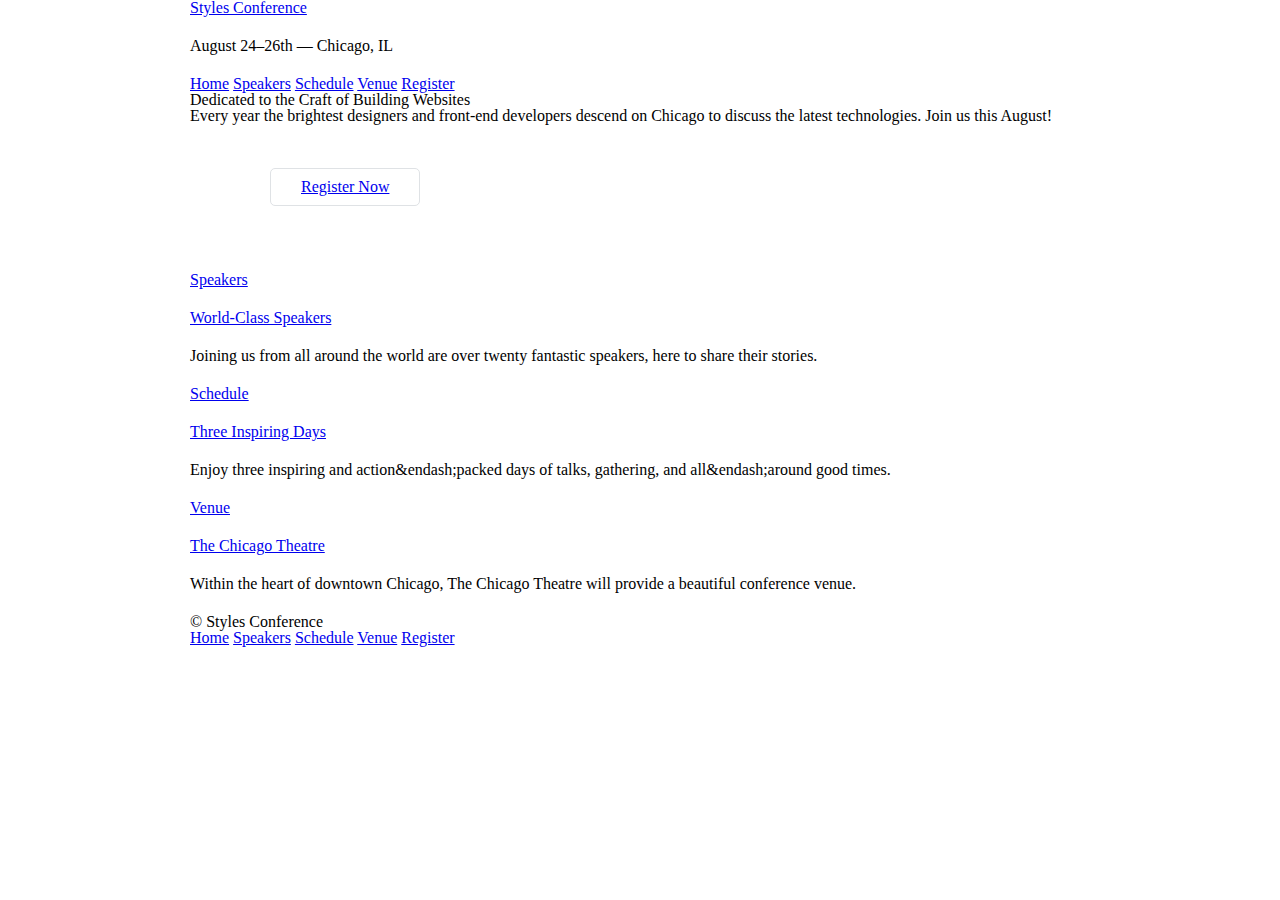
<file: Homework/012115/styles - conference/index.html>
<!DOCTYPE html>
<html lang="en">
	<head>
		<meta charset="utf-8">
		<title>Styles Conference</title>
		<link rel="stylesheet" href="assets/stylesheets/main.css">
	</head>
	<body>
		<header class="container">
			<section>
				<h1>
						<a href="index.html">Styles Conference</a>
				</h1>
			</section>
			<h3>August 24&ndash;26th &mdash; Chicago, IL</h3>
			<nav>
				<a href="index.html">Home</a>
				<a href="speakers.html">Speakers</a>
				<a href="schedule.html">Schedule</a>
				<a href="venue.html">Venue</a>
				<a href="register.html">Register</a>
			</nav>
		</header>
		<section class="container">
			<h2>Dedicated to the Craft of Building Websites</h2>
			<p>Every year the brightest designers and front-end developers descend on Chicago to discuss the latest technologies. Join us this August!</p>
			<section class ="hero container">
				<a class="btn btn-alt" href="register.html">Register Now</a>
			</section>
		</section>
		<section class="container">
			<a href="speakers.html">
				<h5>Speakers</h5>
				<h3>World-Class Speakers</h3>
			</a>
			<p>Joining us from all around the world are over twenty fantastic speakers, here to share their stories.</p>
		</section>
		<section class="container">
			<a href="schedule.html">
				<h5>Schedule</h5>
				<h3>Three Inspiring Days</h3>
			</a>
			<p>Enjoy three inspiring and action&endash;packed days of talks, gathering, and all&endash;around good times.</p>
		</section>
		<section class="container">
			<a href="venue.html">
				<h5>Venue</h5>
				<h3>The Chicago Theatre</h3>
			</a>
			<p>Within the heart of downtown Chicago, The Chicago Theatre will provide a beautiful conference venue.</p>
		</section>
		<footer class="container">
			<small>&copy; Styles Conference</small>
			<nav>
				<a href="index.html">Home</a>
				<a href="speakers.html">Speakers</a>
				<a href="schedule.html">Schedule</a>
				<a href="venue.html">Venue</a>
				<a href="register.html">Register</a>
			</nav>
		</footer>
	</body>
</html>
</file>
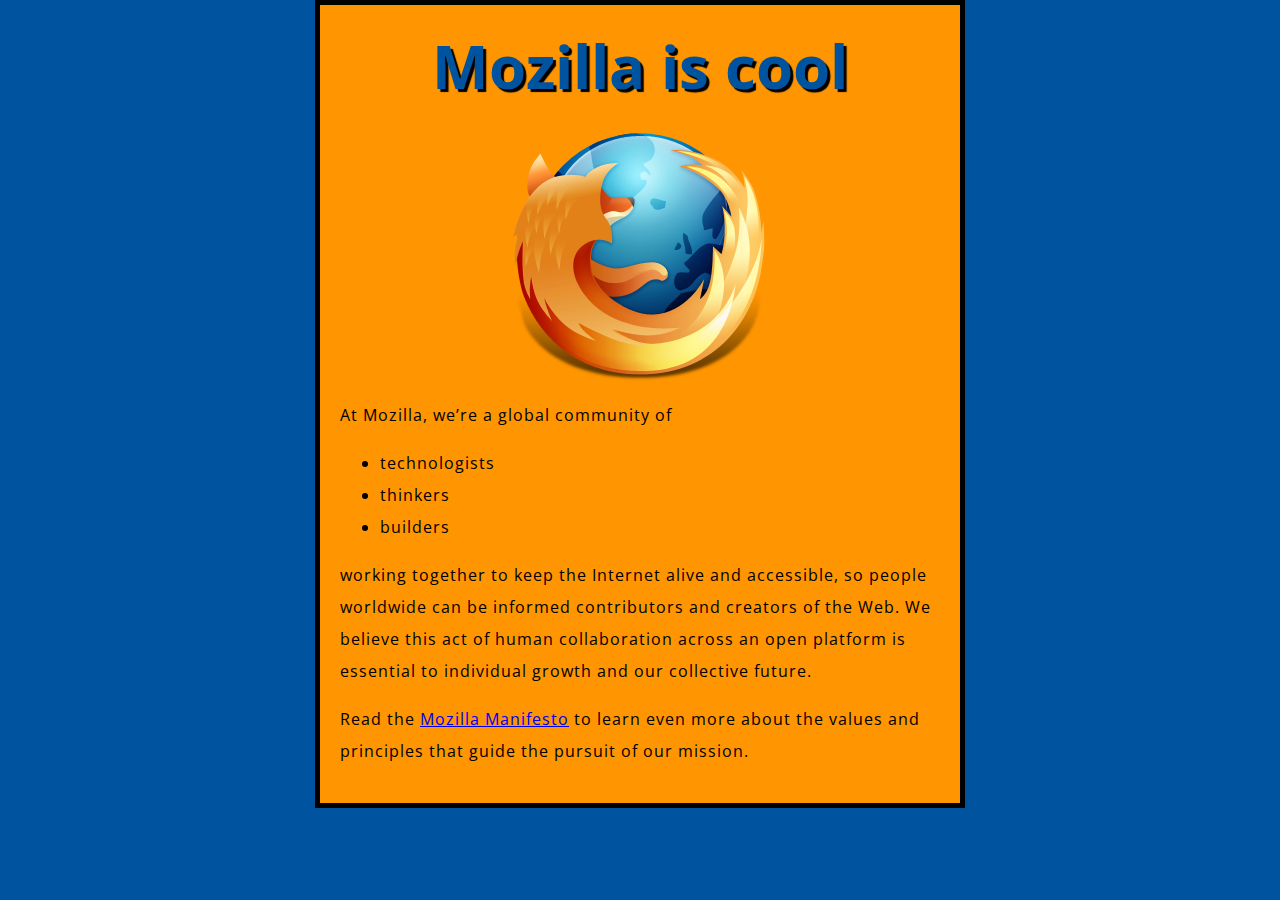
<file: Homework/JavaScript/beginner-html-site-styled-gh-pages/index.html>
<!DOCTYPE html>
<html>
  <head>
    <meta charset="utf-8">
    <title>My test page</title>
    <link href='http://fonts.googleapis.com/css?family=Open+Sans' rel='stylesheet' type='text/css'>
    <link href="styles/style.css" rel="stylesheet" type="text/css">
  </head>
  <body>
    <h1>Mozilla is cool</h1>
    <img src="images/firefox-icon.png" alt="The Firefox logo: a flaming fox surrounding the Earth.">

    <p>At Mozilla, we’re a global community of</p>
    
    <ul> <!-- changed to list in the tutorial -->
      <li>technologists</li>
      <li>thinkers</li>
      <li>builders</li>
    </ul>

    <p>working together to keep the Internet alive and accessible, so people worldwide can be informed contributors and creators of the Web. We believe this act of human collaboration across an open platform is essential to individual growth and our collective future.</p>

    <p>Read the <a href="https://www.mozilla.org/en-US/about/manifesto/">Mozilla Manifesto</a> to learn even more about the values and principles that guide the pursuit of our mission.</p>
  </body>
</html>
</file>
<file: Demos/03-MoreCSS/css/main.css>
/*
.box{
	background: url(../images/bg.gif);
	background-repeat: no-repeat;
	background-position: 50px 50px;
	background-color: #eee;
	height: 800px;
}
*/

/*
.logo {
	background: url(../images/logo.png);
	background-repeat: no-repeat;
	background-position: center;
	display: block;
	height: 90px;
	width: 280px;
	text-indent: 100%;
	white-space: nowrap;
	overflow: hidden;
}
*/

.square{
	height: 200px;
	width: 200px;
	background: gray;
	border: 1px solid black;
}

.bar {
	height: 200px;
	background: darkgray;

	/* clear: both; */
}

.clearfix {
	border: 10px solid green;
}

.clearfix:after {
	content: '';
	display: block;
	clear: both;

}

.left {
	float: left;
}

.right {
	float: right;
}
</file>
<file: Demos/06-RWD/components/formstone/dist/css/grid.css>
/*! Formstone v0.2.0 [grid.css] 2015-02-26 | MIT License | formstone.it */

*,:before,:after{box-sizing:border-box}.fs-grid .fs-row{width:300px;margin-left:auto;margin-right:auto}@media screen and (min-width:500px){.fs-grid .fs-row{width:480px}}@media screen and (min-width:740px){.fs-grid .fs-row{width:720px}}@media screen and (min-width:980px){.fs-grid .fs-row{width:960px}}@media screen and (min-width:1220px){.fs-grid .fs-row{width:1200px}}.fs-grid .fs-row:after{height:0;clear:both;content:".";display:block;line-height:0;visibility:hidden}.fs-grid .fs-row .fs-row{width:102.08333333%;margin-left:-1.04166667%;margin-right:-1.04166667%}.fs-grid .fs-row [class*=fs-cell][class*="-contained"] .fs-row{width:100%;margin-left:0;margin-right:0}.fs-grid .fs-row [class*=fs-cell]{width:97.91666667%;float:left;margin-left:1.04166667%;margin-right:1.04166667%}.fs-grid .fs-row [class*=fs-cell][class*="-padded"]{box-sizing:content-box;margin-left:0;margin-right:0;padding-left:1.04166667%;padding-right:1.04166667%}.fs-grid .fs-row [class*=fs-cell][class*="-contained"]{margin-left:0;margin-right:0}.fs-grid .fs-row [class*=fs-cell][class*="-right"]{float:right}.fs-grid .fs-row .fs-all-fifth{width:17.91666667%}.fs-grid .fs-row .fs-all-fourth{width:22.91666667%}.fs-grid .fs-row .fs-all-third{width:31.25%}.fs-grid .fs-row .fs-all-half{width:47.91666667%}.fs-grid .fs-row .fs-all-full{width:97.91666667%}.fs-grid .fs-row .fs-all-push-fifth{margin-left:21.04166667%}.fs-grid .fs-row .fs-all-push-fourth{margin-left:26.04166667%}.fs-grid .fs-row .fs-all-push-third{margin-left:34.375%}.fs-grid .fs-row .fs-all-push-half{margin-left:51.04166667%}.fs-grid .fs-row [class*="-contained"].fs-all-fifth{width:20%}.fs-grid .fs-row [class*="-contained"].fs-all-fourth{width:25%}.fs-grid .fs-row [class*="-contained"].fs-all-third{width:33.33333333%}.fs-grid .fs-row [class*="-contained"].fs-all-half{width:50%}.fs-grid .fs-row [class*="-contained"].fs-all-full{width:100%}.fs-grid .fs-row [class*="-contained"] .fs-all-push-fifth{margin-left:20%}.fs-grid .fs-row [class*="-contained"] .fs-all-push-fourth{margin-left:25%}.fs-grid .fs-row [class*="-contained"] .fs-all-push-third{margin-left:33.33333333%}.fs-grid .fs-row [class*="-contained"] .fs-all-push-half{margin-left:50%}.fs-grid .fs-row [class*=fs-all][class*="-centered"]{float:none;margin-left:auto;margin-right:auto}.fs-grid .fs-row .fs-all-hide{display:none}@media screen and (max-width:739px){.fs-grid .fs-row .fs-sm-1{width:31.25%}.fs-grid .fs-row .fs-sm-2{width:64.58333333%}.fs-grid .fs-row .fs-sm-3{width:97.91666667%}.fs-grid .fs-row .fs-sm-push-1{margin-left:34.375%}.fs-grid .fs-row .fs-sm-push-2{margin-left:67.70833333%}.fs-grid .fs-row [class*="-contained"].fs-sm-1{width:33.33333333%}.fs-grid .fs-row [class*="-contained"].fs-sm-2{width:66.66666667%}.fs-grid .fs-row [class*="-contained"].fs-sm-3{width:100%}.fs-grid .fs-row [class*="-contained"].fs-sm-push-1{margin-left:33.33333333%}.fs-grid .fs-row [class*="-contained"].fs-sm-push-2{margin-left:66.66666667%}.fs-grid .fs-row .fs-sm-fifth{width:17.91666667%}.fs-grid .fs-row .fs-sm-fourth{width:22.91666667%}.fs-grid .fs-row .fs-sm-third{width:31.25%}.fs-grid .fs-row .fs-sm-half{width:47.91666667%}.fs-grid .fs-row .fs-sm-full{width:97.91666667%}.fs-grid .fs-row .fs-sm-push-fifth{margin-left:21.04166667%}.fs-grid .fs-row .fs-sm-push-fourth{margin-left:26.04166667%}.fs-grid .fs-row .fs-sm-push-third{margin-left:34.375%}.fs-grid .fs-row .fs-sm-push-half{margin-left:51.04166667%}.fs-grid .fs-row [class*="-contained"].fs-sm-fifth{width:20%}.fs-grid .fs-row [class*="-contained"].fs-sm-fourth{width:25%}.fs-grid .fs-row [class*="-contained"].fs-sm-third{width:33.33333333%}.fs-grid .fs-row [class*="-contained"].fs-sm-half{width:50%}.fs-grid .fs-row [class*="-contained"].fs-sm-full{width:100%}.fs-grid .fs-row [class*="-contained"] .fs-sm-push-fifth{margin-left:20%}.fs-grid .fs-row [class*="-contained"] .fs-sm-push-fourth{margin-left:25%}.fs-grid .fs-row [class*="-contained"] .fs-sm-push-third{margin-left:33.33333333%}.fs-grid .fs-row [class*="-contained"] .fs-sm-push-half{margin-left:50%}.fs-grid .fs-row [class*=fs-sm][class*="-centered"]{float:none;margin-left:auto;margin-right:auto}.fs-grid .fs-row .fs-sm-hide{display:none}}@media screen and (max-width:499px){.fs-grid .fs-row .fs-xs-1{width:31.25%}.fs-grid .fs-row .fs-xs-2{width:64.58333333%}.fs-grid .fs-row .fs-xs-3{width:97.91666667%}.fs-grid .fs-row .fs-xs-push-1{margin-left:34.375%}.fs-grid .fs-row .fs-xs-push-2{margin-left:67.70833333%}.fs-grid .fs-row [class*="-contained"].fs-xs-1{width:33.33333333%}.fs-grid .fs-row [class*="-contained"].fs-xs-2{width:66.66666667%}.fs-grid .fs-row [class*="-contained"].fs-xs-3{width:100%}.fs-grid .fs-row [class*="-contained"].fs-xs-push-1{margin-left:33.33333333%}.fs-grid .fs-row [class*="-contained"].fs-xs-push-2{margin-left:66.66666667%}.fs-grid .fs-row .fs-xs-fifth{width:17.91666667%}.fs-grid .fs-row .fs-xs-fourth{width:22.91666667%}.fs-grid .fs-row .fs-xs-third{width:31.25%}.fs-grid .fs-row .fs-xs-half{width:47.91666667%}.fs-grid .fs-row .fs-xs-full{width:97.91666667%}.fs-grid .fs-row .fs-xs-push-fifth{margin-left:21.04166667%}.fs-grid .fs-row .fs-xs-push-fourth{margin-left:26.04166667%}.fs-grid .fs-row .fs-xs-push-third{margin-left:34.375%}.fs-grid .fs-row .fs-xs-push-half{margin-left:51.04166667%}.fs-grid .fs-row [class*="-contained"].fs-xs-fifth{width:20%}.fs-grid .fs-row [class*="-contained"].fs-xs-fourth{width:25%}.fs-grid .fs-row [class*="-contained"].fs-xs-third{width:33.33333333%}.fs-grid .fs-row [class*="-contained"].fs-xs-half{width:50%}.fs-grid .fs-row [class*="-contained"].fs-xs-full{width:100%}.fs-grid .fs-row [class*="-contained"] .fs-xs-push-fifth{margin-left:20%}.fs-grid .fs-row [class*="-contained"] .fs-xs-push-fourth{margin-left:25%}.fs-grid .fs-row [class*="-contained"] .fs-xs-push-third{margin-left:33.33333333%}.fs-grid .fs-row [class*="-contained"] .fs-xs-push-half{margin-left:50%}.fs-grid .fs-row [class*=fs-xs][class*="-centered"]{float:none;margin-left:auto;margin-right:auto}.fs-grid .fs-row .fs-xs-hide{display:none}}@media screen and (min-width:740px) and (max-width:979px){.fs-grid .fs-row .fs-md-1{width:14.58333333%}.fs-grid .fs-row .fs-md-2{width:31.25%}.fs-grid .fs-row .fs-md-3{width:47.91666667%}.fs-grid .fs-row .fs-md-4{width:64.58333333%}.fs-grid .fs-row .fs-md-5{width:81.25%}.fs-grid .fs-row .fs-md-6{width:97.91666667%}.fs-grid .fs-row .fs-md-push-1{margin-left:17.70833333%}.fs-grid .fs-row .fs-md-push-2{margin-left:34.375%}.fs-grid .fs-row .fs-md-push-3{margin-left:51.04166667%}.fs-grid .fs-row .fs-md-push-4{margin-left:67.70833333%}.fs-grid .fs-row .fs-md-push-5{margin-left:84.375%}.fs-grid .fs-row [class*="-contained"].fs-md-1{width:16.66666667%}.fs-grid .fs-row [class*="-contained"].fs-md-2{width:33.33333333%}.fs-grid .fs-row [class*="-contained"].fs-md-3{width:50%}.fs-grid .fs-row [class*="-contained"].fs-md-4{width:66.66666667%}.fs-grid .fs-row [class*="-contained"].fs-md-5{width:83.33333333%}.fs-grid .fs-row [class*="-contained"].fs-md-6{width:100%}.fs-grid .fs-row [class*="-contained"].fs-md-push-1{margin-left:16.66666667%}.fs-grid .fs-row [class*="-contained"].fs-md-push-2{margin-left:33.33333333%}.fs-grid .fs-row [class*="-contained"].fs-md-push-3{margin-left:50%}.fs-grid .fs-row [class*="-contained"].fs-md-push-4{margin-left:66.66666667%}.fs-grid .fs-row [class*="-contained"].fs-md-push-5{margin-left:83.33333333%}.fs-grid .fs-row .fs-md-fifth{width:17.91666667%}.fs-grid .fs-row .fs-md-fourth{width:22.91666667%}.fs-grid .fs-row .fs-md-third{width:31.25%}.fs-grid .fs-row .fs-md-half{width:47.91666667%}.fs-grid .fs-row .fs-md-full{width:97.91666667%}.fs-grid .fs-row .fs-md-push-fifth{margin-left:21.04166667%}.fs-grid .fs-row .fs-md-push-fourth{margin-left:26.04166667%}.fs-grid .fs-row .fs-md-push-third{margin-left:34.375%}.fs-grid .fs-row .fs-md-push-half{margin-left:51.04166667%}.fs-grid .fs-row [class*="-contained"].fs-md-fifth{width:20%}.fs-grid .fs-row [class*="-contained"].fs-md-fourth{width:25%}.fs-grid .fs-row [class*="-contained"].fs-md-third{width:33.33333333%}.fs-grid .fs-row [class*="-contained"].fs-md-half{width:50%}.fs-grid .fs-row [class*="-contained"].fs-md-full{width:100%}.fs-grid .fs-row [class*="-contained"] .fs-md-push-fifth{margin-left:20%}.fs-grid .fs-row [class*="-contained"] .fs-md-push-fourth{margin-left:25%}.fs-grid .fs-row [class*="-contained"] .fs-md-push-third{margin-left:33.33333333%}.fs-grid .fs-row [class*="-contained"] .fs-md-push-half{margin-left:50%}.fs-grid .fs-row [class*=fs-md][class*="-centered"]{float:none;margin-left:auto;margin-right:auto}.fs-grid .fs-row .fs-md-hide{display:none}}@media screen and (min-width:980px){.fs-grid .fs-row .fs-lg-1{width:6.25%}.fs-grid .fs-row .fs-lg-2{width:14.58333333%}.fs-grid .fs-row .fs-lg-3{width:22.91666667%}.fs-grid .fs-row .fs-lg-4{width:31.25%}.fs-grid .fs-row .fs-lg-5{width:39.58333333%}.fs-grid .fs-row .fs-lg-6{width:47.91666667%}.fs-grid .fs-row .fs-lg-7{width:56.25%}.fs-grid .fs-row .fs-lg-8{width:64.58333333%}.fs-grid .fs-row .fs-lg-9{width:72.91666667%}.fs-grid .fs-row .fs-lg-10{width:81.25%}.fs-grid .fs-row .fs-lg-11{width:89.58333333%}.fs-grid .fs-row .fs-lg-12{width:97.91666667%}.fs-grid .fs-row .fs-lg-push-1{margin-left:9.375%}.fs-grid .fs-row .fs-lg-push-2{margin-left:17.70833333%}.fs-grid .fs-row .fs-lg-push-3{margin-left:26.04166667%}.fs-grid .fs-row .fs-lg-push-4{margin-left:34.375%}.fs-grid .fs-row .fs-lg-push-5{margin-left:42.70833333%}.fs-grid .fs-row .fs-lg-push-6{margin-left:51.04166667%}.fs-grid .fs-row .fs-lg-push-7{margin-left:59.375%}.fs-grid .fs-row .fs-lg-push-8{margin-left:67.70833333%}.fs-grid .fs-row .fs-lg-push-9{margin-left:76.04166667%}.fs-grid .fs-row .fs-lg-push-10{margin-left:84.375%}.fs-grid .fs-row .fs-lg-push-11{margin-left:92.70833333%}.fs-grid .fs-row [class*="-contained"].fs-lg-1{width:8.33333333%}.fs-grid .fs-row [class*="-contained"].fs-lg-2{width:16.66666667%}.fs-grid .fs-row [class*="-contained"].fs-lg-3{width:25%}.fs-grid .fs-row [class*="-contained"].fs-lg-4{width:33.33333333%}.fs-grid .fs-row [class*="-contained"].fs-lg-5{width:41.66666667%}.fs-grid .fs-row [class*="-contained"].fs-lg-6{width:50%}.fs-grid .fs-row [class*="-contained"].fs-lg-7{width:58.33333333%}.fs-grid .fs-row [class*="-contained"].fs-lg-8{width:66.66666667%}.fs-grid .fs-row [class*="-contained"].fs-lg-9{width:75%}.fs-grid .fs-row [class*="-contained"].fs-lg-10{width:83.33333333%}.fs-grid .fs-row [class*="-contained"].fs-lg-11{width:91.66666667%}.fs-grid .fs-row [class*="-contained"].fs-lg-12{width:100%}.fs-grid .fs-row [class*="-contained"].fs-lg-push-1{margin-left:8.33333333%}.fs-grid .fs-row [class*="-contained"].fs-lg-push-2{margin-left:16.66666667%}.fs-grid .fs-row [class*="-contained"].fs-lg-push-3{margin-left:25%}.fs-grid .fs-row [class*="-contained"].fs-lg-push-4{margin-left:33.33333333%}.fs-grid .fs-row [class*="-contained"].fs-lg-push-5{margin-left:41.66666667%}.fs-grid .fs-row [class*="-contained"].fs-lg-push-6{margin-left:50%}.fs-grid .fs-row [class*="-contained"].fs-lg-push-7{margin-left:58.33333333%}.fs-grid .fs-row [class*="-contained"].fs-lg-push-8{margin-left:66.66666667%}.fs-grid .fs-row [class*="-contained"].fs-lg-push-9{margin-left:75%}.fs-grid .fs-row [class*="-contained"].fs-lg-push-10{margin-left:83.33333333%}.fs-grid .fs-row [class*="-contained"].fs-lg-push-11{margin-left:91.66666667%}.fs-grid .fs-row .fs-lg-fifth{width:17.91666667%}.fs-grid .fs-row .fs-lg-fourth{width:22.91666667%}.fs-grid .fs-row .fs-lg-third{width:31.25%}.fs-grid .fs-row .fs-lg-half{width:47.91666667%}.fs-grid .fs-row .fs-lg-full{width:97.91666667%}.fs-grid .fs-row .fs-lg-push-fifth{margin-left:21.04166667%}.fs-grid .fs-row .fs-lg-push-fourth{margin-left:26.04166667%}.fs-grid .fs-row .fs-lg-push-third{margin-left:34.375%}.fs-grid .fs-row .fs-lg-push-half{margin-left:51.04166667%}.fs-grid .fs-row [class*="-contained"].fs-lg-fifth{width:20%}.fs-grid .fs-row [class*="-contained"].fs-lg-fourth{width:25%}.fs-grid .fs-row [class*="-contained"].fs-lg-third{width:33.33333333%}.fs-grid .fs-row [class*="-contained"].fs-lg-half{width:50%}.fs-grid .fs-row [class*="-contained"].fs-lg-full{width:100%}.fs-grid .fs-row [class*="-contained"] .fs-lg-push-fifth{margin-left:20%}.fs-grid .fs-row [class*="-contained"] .fs-lg-push-fourth{margin-left:25%}.fs-grid .fs-row [class*="-contained"] .fs-lg-push-third{margin-left:33.33333333%}.fs-grid .fs-row [class*="-contained"] .fs-lg-push-half{margin-left:50%}.fs-grid .fs-row [class*=fs-lg][class*="-centered"]{float:none;margin-left:auto;margin-right:auto}.fs-grid .fs-row .fs-lg-hide{display:none}}@media screen and (min-width:1220px){.fs-grid .fs-row .fs-xl-1{width:6.25%}.fs-grid .fs-row .fs-xl-2{width:14.58333333%}.fs-grid .fs-row .fs-xl-3{width:22.91666667%}.fs-grid .fs-row .fs-xl-4{width:31.25%}.fs-grid .fs-row .fs-xl-5{width:39.58333333%}.fs-grid .fs-row .fs-xl-6{width:47.91666667%}.fs-grid .fs-row .fs-xl-7{width:56.25%}.fs-grid .fs-row .fs-xl-8{width:64.58333333%}.fs-grid .fs-row .fs-xl-9{width:72.91666667%}.fs-grid .fs-row .fs-xl-10{width:81.25%}.fs-grid .fs-row .fs-xl-11{width:89.58333333%}.fs-grid .fs-row .fs-xl-12{width:97.91666667%}.fs-grid .fs-row .fs-xl-push-1{margin-left:9.375%}.fs-grid .fs-row .fs-xl-push-2{margin-left:17.70833333%}.fs-grid .fs-row .fs-xl-push-3{margin-left:26.04166667%}.fs-grid .fs-row .fs-xl-push-4{margin-left:34.375%}.fs-grid .fs-row .fs-xl-push-5{margin-left:42.70833333%}.fs-grid .fs-row .fs-xl-push-6{margin-left:51.04166667%}.fs-grid .fs-row .fs-xl-push-7{margin-left:59.375%}.fs-grid .fs-row .fs-xl-push-8{margin-left:67.70833333%}.fs-grid .fs-row .fs-xl-push-9{margin-left:76.04166667%}.fs-grid .fs-row .fs-xl-push-10{margin-left:84.375%}.fs-grid .fs-row .fs-xl-push-11{margin-left:92.70833333%}.fs-grid .fs-row [class*="-contained"].fs-xl-1{width:8.33333333%}.fs-grid .fs-row [class*="-contained"].fs-xl-2{width:16.66666667%}.fs-grid .fs-row [class*="-contained"].fs-xl-3{width:25%}.fs-grid .fs-row [class*="-contained"].fs-xl-4{width:33.33333333%}.fs-grid .fs-row [class*="-contained"].fs-xl-5{width:41.66666667%}.fs-grid .fs-row [class*="-contained"].fs-xl-6{width:50%}.fs-grid .fs-row [class*="-contained"].fs-xl-7{width:58.33333333%}.fs-grid .fs-row [class*="-contained"].fs-xl-8{width:66.66666667%}.fs-grid .fs-row [class*="-contained"].fs-xl-9{width:75%}.fs-grid .fs-row [class*="-contained"].fs-xl-10{width:83.33333333%}.fs-grid .fs-row [class*="-contained"].fs-xl-11{width:91.66666667%}.fs-grid .fs-row [class*="-contained"].fs-xl-12{width:100%}.fs-grid .fs-row [class*="-contained"].fs-xl-push-1{margin-left:8.33333333%}.fs-grid .fs-row [class*="-contained"].fs-xl-push-2{margin-left:16.66666667%}.fs-grid .fs-row [class*="-contained"].fs-xl-push-3{margin-left:25%}.fs-grid .fs-row [class*="-contained"].fs-xl-push-4{margin-left:33.33333333%}.fs-grid .fs-row [class*="-contained"].fs-xl-push-5{margin-left:41.66666667%}.fs-grid .fs-row [class*="-contained"].fs-xl-push-6{margin-left:50%}.fs-grid .fs-row [class*="-contained"].fs-xl-push-7{margin-left:58.33333333%}.fs-grid .fs-row [class*="-contained"].fs-xl-push-8{margin-left:66.66666667%}.fs-grid .fs-row [class*="-contained"].fs-xl-push-9{margin-left:75%}.fs-grid .fs-row [class*="-contained"].fs-xl-push-10{margin-left:83.33333333%}.fs-grid .fs-row [class*="-contained"].fs-xl-push-11{margin-left:91.66666667%}.fs-grid .fs-row .fs-xl-fifth{width:17.91666667%}.fs-grid .fs-row .fs-xl-fourth{width:22.91666667%}.fs-grid .fs-row .fs-xl-third{width:31.25%}.fs-grid .fs-row .fs-xl-half{width:47.91666667%}.fs-grid .fs-row .fs-xl-full{width:97.91666667%}.fs-grid .fs-row .fs-xl-push-fifth{margin-left:21.04166667%}.fs-grid .fs-row .fs-xl-push-fourth{margin-left:26.04166667%}.fs-grid .fs-row .fs-xl-push-third{margin-left:34.375%}.fs-grid .fs-row .fs-xl-push-half{margin-left:51.04166667%}.fs-grid .fs-row [class*="-contained"].fs-xl-fifth{width:20%}.fs-grid .fs-row [class*="-contained"].fs-xl-fourth{width:25%}.fs-grid .fs-row [class*="-contained"].fs-xl-third{width:33.33333333%}.fs-grid .fs-row [class*="-contained"].fs-xl-half{width:50%}.fs-grid .fs-row [class*="-contained"].fs-xl-full{width:100%}.fs-grid .fs-row [class*="-contained"] .fs-xl-push-fifth{margin-left:20%}.fs-grid .fs-row [class*="-contained"] .fs-xl-push-fourth{margin-left:25%}.fs-grid .fs-row [class*="-contained"] .fs-xl-push-third{margin-left:33.33333333%}.fs-grid .fs-row [class*="-contained"] .fs-xl-push-half{margin-left:50%}.fs-grid .fs-row [class*=fs-xl][class*="-centered"]{float:none;margin-left:auto;margin-right:auto}.fs-grid .fs-row .fs-xl-hide{display:none}}.fs-grid-fluid .fs-row{width:98%}@media screen and (max-width:739px){.fs-grid-sm-fluid .fs-row{width:98%}}
</file>
<file: Projects/02-ArticleStyle/main.css>
/*
_____________________________
Grid
_____________________________
*/

*,
*:before,
*:after {
	-webkit-box-sizing: border-box;
	-moz-box-sizing: border-box;
	-box-sizing: border-box;
}

body {
	margin: 0;
}

h1 {
	font-family: 'Open Sans', Helvetica, Arial, sans-serif;
	color: #222;
	font-size: 60px;
	font-weight: 900;
	text-align: center;
	margin-top: 80px;
	margin-bottom: 0;
}

h5 {
	font-family: Georgia;
	color: #999;
	font-size: 20px;
	font-weight: normal;
	text-align: center;
	margin-top: 20px;
}

.aboriginal_image {
	border: 1px solid #ccc;
	padding: 0;
	margin: 0 auto;
	text-align: center;
	margin-top: 80px;
	margin-bottom: 0;
	display: block;
}

.aboriginal_image_footnote {
	font-family: 'Open Sans';
	font-size: 14px;
	color: #666;
	text-align: left;
	padding-top: 20px;
	max-width: 765px;
	margin: 0 auto;
}

hr {
	max-width: 775px;
	border: 1px solid #ccc;
	margin-top: 80px;
	margin-bottom: 80px;
}

h4 {
	text-transform: uppercase;
	font-family: 'Open Sans';
	font-size: 14px;
	font-weight: black;
	color: #999;
}

.contents_title {
	font-family: Georgia;
	font-weight: normal;
	font-size: 20px;
	color: #222;
	line-height: 150%;
}

.contents_subtitle {
	font-family: Georgia;
	font-weight: normal;
	font-size: 16px;
	color: #666;
	line-height: 150%;
	list-style-type: none;
}

.contents ul {
	list-style-type: none;
	margin: 0;
	padding: 0;
}

.contents ol {
	margin-left: -40px;
}

.contents li {
	font-family: Georgia;
	font-weight: normal;
	font-size: 20px;
	color: #999;
}

.contents {
	margin-left: 80px;
}


h2 {
	font-family: 'Open Sans';
	font-weight: black;
	font-size: 36px;
	color: #222;
	text-align: left;
	margin-bottom: 40px;
}

p{
	font-family: Georgia;
	font-weight: normal;
	font-size: 16px;
	color: #222;
	text-align: left;
	max-width: 775px;
	line-height: 175%;
}

blockquote {
	font-family: Georgia;
	font-weight: normal;
	font-style: italic;
	font-size: 20px;
	color: #222;
	line-height: 175%;
	text-align: left;

	max-width: 965px;
	margin: 0 auto;
	margin-top: 55px;
	margin-bottom: 55px;
	padding: 40px;

	background: #f6f6f6;
	border-left: 10px solid #e3e3e3;
}

h3 {
	font-family: 'Open Sans';
	font-weight: black;
	font-size: 28px;
	color: #222;
	text-align: left;
	margin: 0 auto;
	margin-bottom: 40px;
	margin-top: 45px;
	max-width: 775px;
}

.names_list {
	font-family: Georgia;
	font-weight: normal;
	font-size: 16px;
	color: #222;
	text-align: left;

	max-width: 410px;
	margin: 0 0;
	line-height: 175%;
	list-style-type: circle;
}

.block_right {
	display: block;
	float: right;
	margin: 0 0 20px 20px;
}

.hut_image_footnote {
	font-family: 'Open Sans';
	font-size: 14px;
	color: #666;
	text-align: left;
	padding-top: 20px;
	max-width: 765px;
}

.container {
	margin: 0 auto;
	max-width: 775px;
}
</file>
<file: Projects/04-Calculator/css/main.css>
*,
	*:before,
	*:after {
	    -webkit-box-sizing: border-box;
	       -moz-box-sizing: border-box;
	            box-sizing: border-box;
	}

	*:focus {
		outline: none;
	}

	html,
	body {
		background: #F5F5F5;
		height: 100%;
		min-height: 100%;
		margin: 0;
		padding: 0;
		position: relative;
		width: 100%;
	}

	.calculator {
		background: #778899;
		border-radius: 5px;
		box-shadow: 0 -3px 0 rgba(0, 0, 0, 0.2) inset, 0 5px 20px rgba(0, 0, 0, 0.3);
		bottom: 0;
		height: 400px;
		left: 0;
		margin: auto;
		position: absolute;
		right: 0;
		top: 0;
		width: 350px;
	}

	.calculator .container {
		height: 100%;
		padding: 5%;
		position: relative;
		width: 100%;
	}

	.calculator .header,
	.calculator .header:before,
	.calculator .header:after {
		border-bottom: 1px solid rgba(255, 255, 255, 0.4);
	}

	.calculator .header {
		color: rgba(255, 255, 255, 0.8);
		font-family: "Audiowide", sans-serif;
		height: 12px;
		left: 2px;
		letter-spacing: 0.05em;
		margin: 0 1.3% 15px;
		position: relative;
		text-align: right;
		text-transform: uppercase;
		-webkit-transform: skewX(-15deg);
				transform: skewX(-15deg);
		-webkit-user-select: none;
		   -moz-user-select: none;
		    -ms-user-select: none;
				user-select: none;
	}

	.calculator .header:before,
	.calculator .header:after {
		content: '';
		display: block;
		height: 1px;
		left: 0;
		position: absolute;
		width: 100%;
		z-index: 1;
	}

	.calculator .header:before {
		bottom: 3px;
	}

	.calculator .header:after {
		bottom: -5px;
	}

	.calculator .header h1 {
		background: #778899;
		display: inline-block;
		font-size: 12px;
		margin: 0;
		padding: 0 0 0 7px;
		position: relative;
		z-index: 2;
	}

	.calculator .button,
	.calculator .display {
		border: none;
		border-radius: 3px;
		display: block;
		float: left;
		font-family: monospace;
		font-size: 20px;
		margin: 1.3% 1%;
	}

	.calculator .button {
		background: #fff;
		box-shadow: 0 3px 0 rgba(0, 0, 0, 0.2);
		color: #333;
		height: 12.1%;
		padding: 0;
		position: relative;
		top: 0;
		width: 23%;
	}

	.calculator .button:active,
	.calculator .button.active {
		box-shadow: 0 0 0 rgba(0, 0, 0, 0);
		position: relative;
		top: 2px;
	}

	.calculator .button.operator,
	.calculator .button.equals {
		background-color: #87CEEB;
	}

	.calculator .button.clear,
	.calculator .button.back {
		background-color: #FFD700;
	}

	.calculator .button.wide {
		width: 48%;
	}

	.calculator .button.tall {
		height: 26.5%;
	}

	.calculator .button.right {
		float: right;
	}

	.calculator .display {
		background: #46515B;
		box-shadow: 0 3px 0 rgba(0, 0, 0, 0.15) inset;
		color: #fff;
		font-size: 34px;
		height: 19%;
		padding: 0 4%;
		text-align: right;
		width: 98%;
	}
</file>
<file: Projects/05-TabPlugin/css/main.css>
*, *:before, *:after {
	    -webkit-box-sizing: border-box;
	       -moz-box-sizing: border-box;
	            box-sizing: border-box;
	}

	html,
	body {
		background: #eee;
		font-family: Helvetica, sans-serif;
		line-height: 1.5;
	}
</file>
<file: Projects/06-PhotoApp/components/formstone/dist/css/grid.css>
/*! Formstone v0.2.0 [grid.css] 2015-02-26 | MIT License | formstone.it */

*,:before,:after{box-sizing:border-box}.fs-grid .fs-row{width:300px;margin-left:auto;margin-right:auto}@media screen and (min-width:500px){.fs-grid .fs-row{width:480px}}@media screen and (min-width:740px){.fs-grid .fs-row{width:720px}}@media screen and (min-width:980px){.fs-grid .fs-row{width:960px}}@media screen and (min-width:1220px){.fs-grid .fs-row{width:1200px}}.fs-grid .fs-row:after{height:0;clear:both;content:".";display:block;line-height:0;visibility:hidden}.fs-grid .fs-row .fs-row{width:102.08333333%;margin-left:-1.04166667%;margin-right:-1.04166667%}.fs-grid .fs-row [class*=fs-cell][class*="-contained"] .fs-row{width:100%;margin-left:0;margin-right:0}.fs-grid .fs-row [class*=fs-cell]{width:97.91666667%;float:left;margin-left:1.04166667%;margin-right:1.04166667%}.fs-grid .fs-row [class*=fs-cell][class*="-padded"]{box-sizing:content-box;margin-left:0;margin-right:0;padding-left:1.04166667%;padding-right:1.04166667%}.fs-grid .fs-row [class*=fs-cell][class*="-contained"]{margin-left:0;margin-right:0}.fs-grid .fs-row [class*=fs-cell][class*="-right"]{float:right}.fs-grid .fs-row .fs-all-fifth{width:17.91666667%}.fs-grid .fs-row .fs-all-fourth{width:22.91666667%}.fs-grid .fs-row .fs-all-third{width:31.25%}.fs-grid .fs-row .fs-all-half{width:47.91666667%}.fs-grid .fs-row .fs-all-full{width:97.91666667%}.fs-grid .fs-row .fs-all-push-fifth{margin-left:21.04166667%}.fs-grid .fs-row .fs-all-push-fourth{margin-left:26.04166667%}.fs-grid .fs-row .fs-all-push-third{margin-left:34.375%}.fs-grid .fs-row .fs-all-push-half{margin-left:51.04166667%}.fs-grid .fs-row [class*="-contained"].fs-all-fifth{width:20%}.fs-grid .fs-row [class*="-contained"].fs-all-fourth{width:25%}.fs-grid .fs-row [class*="-contained"].fs-all-third{width:33.33333333%}.fs-grid .fs-row [class*="-contained"].fs-all-half{width:50%}.fs-grid .fs-row [class*="-contained"].fs-all-full{width:100%}.fs-grid .fs-row [class*="-contained"] .fs-all-push-fifth{margin-left:20%}.fs-grid .fs-row [class*="-contained"] .fs-all-push-fourth{margin-left:25%}.fs-grid .fs-row [class*="-contained"] .fs-all-push-third{margin-left:33.33333333%}.fs-grid .fs-row [class*="-contained"] .fs-all-push-half{margin-left:50%}.fs-grid .fs-row [class*=fs-all][class*="-centered"]{float:none;margin-left:auto;margin-right:auto}.fs-grid .fs-row .fs-all-hide{display:none}@media screen and (max-width:739px){.fs-grid .fs-row .fs-sm-1{width:31.25%}.fs-grid .fs-row .fs-sm-2{width:64.58333333%}.fs-grid .fs-row .fs-sm-3{width:97.91666667%}.fs-grid .fs-row .fs-sm-push-1{margin-left:34.375%}.fs-grid .fs-row .fs-sm-push-2{margin-left:67.70833333%}.fs-grid .fs-row [class*="-contained"].fs-sm-1{width:33.33333333%}.fs-grid .fs-row [class*="-contained"].fs-sm-2{width:66.66666667%}.fs-grid .fs-row [class*="-contained"].fs-sm-3{width:100%}.fs-grid .fs-row [class*="-contained"].fs-sm-push-1{margin-left:33.33333333%}.fs-grid .fs-row [class*="-contained"].fs-sm-push-2{margin-left:66.66666667%}.fs-grid .fs-row .fs-sm-fifth{width:17.91666667%}.fs-grid .fs-row .fs-sm-fourth{width:22.91666667%}.fs-grid .fs-row .fs-sm-third{width:31.25%}.fs-grid .fs-row .fs-sm-half{width:47.91666667%}.fs-grid .fs-row .fs-sm-full{width:97.91666667%}.fs-grid .fs-row .fs-sm-push-fifth{margin-left:21.04166667%}.fs-grid .fs-row .fs-sm-push-fourth{margin-left:26.04166667%}.fs-grid .fs-row .fs-sm-push-third{margin-left:34.375%}.fs-grid .fs-row .fs-sm-push-half{margin-left:51.04166667%}.fs-grid .fs-row [class*="-contained"].fs-sm-fifth{width:20%}.fs-grid .fs-row [class*="-contained"].fs-sm-fourth{width:25%}.fs-grid .fs-row [class*="-contained"].fs-sm-third{width:33.33333333%}.fs-grid .fs-row [class*="-contained"].fs-sm-half{width:50%}.fs-grid .fs-row [class*="-contained"].fs-sm-full{width:100%}.fs-grid .fs-row [class*="-contained"] .fs-sm-push-fifth{margin-left:20%}.fs-grid .fs-row [class*="-contained"] .fs-sm-push-fourth{margin-left:25%}.fs-grid .fs-row [class*="-contained"] .fs-sm-push-third{margin-left:33.33333333%}.fs-grid .fs-row [class*="-contained"] .fs-sm-push-half{margin-left:50%}.fs-grid .fs-row [class*=fs-sm][class*="-centered"]{float:none;margin-left:auto;margin-right:auto}.fs-grid .fs-row .fs-sm-hide{display:none}}@media screen and (max-width:499px){.fs-grid .fs-row .fs-xs-1{width:31.25%}.fs-grid .fs-row .fs-xs-2{width:64.58333333%}.fs-grid .fs-row .fs-xs-3{width:97.91666667%}.fs-grid .fs-row .fs-xs-push-1{margin-left:34.375%}.fs-grid .fs-row .fs-xs-push-2{margin-left:67.70833333%}.fs-grid .fs-row [class*="-contained"].fs-xs-1{width:33.33333333%}.fs-grid .fs-row [class*="-contained"].fs-xs-2{width:66.66666667%}.fs-grid .fs-row [class*="-contained"].fs-xs-3{width:100%}.fs-grid .fs-row [class*="-contained"].fs-xs-push-1{margin-left:33.33333333%}.fs-grid .fs-row [class*="-contained"].fs-xs-push-2{margin-left:66.66666667%}.fs-grid .fs-row .fs-xs-fifth{width:17.91666667%}.fs-grid .fs-row .fs-xs-fourth{width:22.91666667%}.fs-grid .fs-row .fs-xs-third{width:31.25%}.fs-grid .fs-row .fs-xs-half{width:47.91666667%}.fs-grid .fs-row .fs-xs-full{width:97.91666667%}.fs-grid .fs-row .fs-xs-push-fifth{margin-left:21.04166667%}.fs-grid .fs-row .fs-xs-push-fourth{margin-left:26.04166667%}.fs-grid .fs-row .fs-xs-push-third{margin-left:34.375%}.fs-grid .fs-row .fs-xs-push-half{margin-left:51.04166667%}.fs-grid .fs-row [class*="-contained"].fs-xs-fifth{width:20%}.fs-grid .fs-row [class*="-contained"].fs-xs-fourth{width:25%}.fs-grid .fs-row [class*="-contained"].fs-xs-third{width:33.33333333%}.fs-grid .fs-row [class*="-contained"].fs-xs-half{width:50%}.fs-grid .fs-row [class*="-contained"].fs-xs-full{width:100%}.fs-grid .fs-row [class*="-contained"] .fs-xs-push-fifth{margin-left:20%}.fs-grid .fs-row [class*="-contained"] .fs-xs-push-fourth{margin-left:25%}.fs-grid .fs-row [class*="-contained"] .fs-xs-push-third{margin-left:33.33333333%}.fs-grid .fs-row [class*="-contained"] .fs-xs-push-half{margin-left:50%}.fs-grid .fs-row [class*=fs-xs][class*="-centered"]{float:none;margin-left:auto;margin-right:auto}.fs-grid .fs-row .fs-xs-hide{display:none}}@media screen and (min-width:740px) and (max-width:979px){.fs-grid .fs-row .fs-md-1{width:14.58333333%}.fs-grid .fs-row .fs-md-2{width:31.25%}.fs-grid .fs-row .fs-md-3{width:47.91666667%}.fs-grid .fs-row .fs-md-4{width:64.58333333%}.fs-grid .fs-row .fs-md-5{width:81.25%}.fs-grid .fs-row .fs-md-6{width:97.91666667%}.fs-grid .fs-row .fs-md-push-1{margin-left:17.70833333%}.fs-grid .fs-row .fs-md-push-2{margin-left:34.375%}.fs-grid .fs-row .fs-md-push-3{margin-left:51.04166667%}.fs-grid .fs-row .fs-md-push-4{margin-left:67.70833333%}.fs-grid .fs-row .fs-md-push-5{margin-left:84.375%}.fs-grid .fs-row [class*="-contained"].fs-md-1{width:16.66666667%}.fs-grid .fs-row [class*="-contained"].fs-md-2{width:33.33333333%}.fs-grid .fs-row [class*="-contained"].fs-md-3{width:50%}.fs-grid .fs-row [class*="-contained"].fs-md-4{width:66.66666667%}.fs-grid .fs-row [class*="-contained"].fs-md-5{width:83.33333333%}.fs-grid .fs-row [class*="-contained"].fs-md-6{width:100%}.fs-grid .fs-row [class*="-contained"].fs-md-push-1{margin-left:16.66666667%}.fs-grid .fs-row [class*="-contained"].fs-md-push-2{margin-left:33.33333333%}.fs-grid .fs-row [class*="-contained"].fs-md-push-3{margin-left:50%}.fs-grid .fs-row [class*="-contained"].fs-md-push-4{margin-left:66.66666667%}.fs-grid .fs-row [class*="-contained"].fs-md-push-5{margin-left:83.33333333%}.fs-grid .fs-row .fs-md-fifth{width:17.91666667%}.fs-grid .fs-row .fs-md-fourth{width:22.91666667%}.fs-grid .fs-row .fs-md-third{width:31.25%}.fs-grid .fs-row .fs-md-half{width:47.91666667%}.fs-grid .fs-row .fs-md-full{width:97.91666667%}.fs-grid .fs-row .fs-md-push-fifth{margin-left:21.04166667%}.fs-grid .fs-row .fs-md-push-fourth{margin-left:26.04166667%}.fs-grid .fs-row .fs-md-push-third{margin-left:34.375%}.fs-grid .fs-row .fs-md-push-half{margin-left:51.04166667%}.fs-grid .fs-row [class*="-contained"].fs-md-fifth{width:20%}.fs-grid .fs-row [class*="-contained"].fs-md-fourth{width:25%}.fs-grid .fs-row [class*="-contained"].fs-md-third{width:33.33333333%}.fs-grid .fs-row [class*="-contained"].fs-md-half{width:50%}.fs-grid .fs-row [class*="-contained"].fs-md-full{width:100%}.fs-grid .fs-row [class*="-contained"] .fs-md-push-fifth{margin-left:20%}.fs-grid .fs-row [class*="-contained"] .fs-md-push-fourth{margin-left:25%}.fs-grid .fs-row [class*="-contained"] .fs-md-push-third{margin-left:33.33333333%}.fs-grid .fs-row [class*="-contained"] .fs-md-push-half{margin-left:50%}.fs-grid .fs-row [class*=fs-md][class*="-centered"]{float:none;margin-left:auto;margin-right:auto}.fs-grid .fs-row .fs-md-hide{display:none}}@media screen and (min-width:980px){.fs-grid .fs-row .fs-lg-1{width:6.25%}.fs-grid .fs-row .fs-lg-2{width:14.58333333%}.fs-grid .fs-row .fs-lg-3{width:22.91666667%}.fs-grid .fs-row .fs-lg-4{width:31.25%}.fs-grid .fs-row .fs-lg-5{width:39.58333333%}.fs-grid .fs-row .fs-lg-6{width:47.91666667%}.fs-grid .fs-row .fs-lg-7{width:56.25%}.fs-grid .fs-row .fs-lg-8{width:64.58333333%}.fs-grid .fs-row .fs-lg-9{width:72.91666667%}.fs-grid .fs-row .fs-lg-10{width:81.25%}.fs-grid .fs-row .fs-lg-11{width:89.58333333%}.fs-grid .fs-row .fs-lg-12{width:97.91666667%}.fs-grid .fs-row .fs-lg-push-1{margin-left:9.375%}.fs-grid .fs-row .fs-lg-push-2{margin-left:17.70833333%}.fs-grid .fs-row .fs-lg-push-3{margin-left:26.04166667%}.fs-grid .fs-row .fs-lg-push-4{margin-left:34.375%}.fs-grid .fs-row .fs-lg-push-5{margin-left:42.70833333%}.fs-grid .fs-row .fs-lg-push-6{margin-left:51.04166667%}.fs-grid .fs-row .fs-lg-push-7{margin-left:59.375%}.fs-grid .fs-row .fs-lg-push-8{margin-left:67.70833333%}.fs-grid .fs-row .fs-lg-push-9{margin-left:76.04166667%}.fs-grid .fs-row .fs-lg-push-10{margin-left:84.375%}.fs-grid .fs-row .fs-lg-push-11{margin-left:92.70833333%}.fs-grid .fs-row [class*="-contained"].fs-lg-1{width:8.33333333%}.fs-grid .fs-row [class*="-contained"].fs-lg-2{width:16.66666667%}.fs-grid .fs-row [class*="-contained"].fs-lg-3{width:25%}.fs-grid .fs-row [class*="-contained"].fs-lg-4{width:33.33333333%}.fs-grid .fs-row [class*="-contained"].fs-lg-5{width:41.66666667%}.fs-grid .fs-row [class*="-contained"].fs-lg-6{width:50%}.fs-grid .fs-row [class*="-contained"].fs-lg-7{width:58.33333333%}.fs-grid .fs-row [class*="-contained"].fs-lg-8{width:66.66666667%}.fs-grid .fs-row [class*="-contained"].fs-lg-9{width:75%}.fs-grid .fs-row [class*="-contained"].fs-lg-10{width:83.33333333%}.fs-grid .fs-row [class*="-contained"].fs-lg-11{width:91.66666667%}.fs-grid .fs-row [class*="-contained"].fs-lg-12{width:100%}.fs-grid .fs-row [class*="-contained"].fs-lg-push-1{margin-left:8.33333333%}.fs-grid .fs-row [class*="-contained"].fs-lg-push-2{margin-left:16.66666667%}.fs-grid .fs-row [class*="-contained"].fs-lg-push-3{margin-left:25%}.fs-grid .fs-row [class*="-contained"].fs-lg-push-4{margin-left:33.33333333%}.fs-grid .fs-row [class*="-contained"].fs-lg-push-5{margin-left:41.66666667%}.fs-grid .fs-row [class*="-contained"].fs-lg-push-6{margin-left:50%}.fs-grid .fs-row [class*="-contained"].fs-lg-push-7{margin-left:58.33333333%}.fs-grid .fs-row [class*="-contained"].fs-lg-push-8{margin-left:66.66666667%}.fs-grid .fs-row [class*="-contained"].fs-lg-push-9{margin-left:75%}.fs-grid .fs-row [class*="-contained"].fs-lg-push-10{margin-left:83.33333333%}.fs-grid .fs-row [class*="-contained"].fs-lg-push-11{margin-left:91.66666667%}.fs-grid .fs-row .fs-lg-fifth{width:17.91666667%}.fs-grid .fs-row .fs-lg-fourth{width:22.91666667%}.fs-grid .fs-row .fs-lg-third{width:31.25%}.fs-grid .fs-row .fs-lg-half{width:47.91666667%}.fs-grid .fs-row .fs-lg-full{width:97.91666667%}.fs-grid .fs-row .fs-lg-push-fifth{margin-left:21.04166667%}.fs-grid .fs-row .fs-lg-push-fourth{margin-left:26.04166667%}.fs-grid .fs-row .fs-lg-push-third{margin-left:34.375%}.fs-grid .fs-row .fs-lg-push-half{margin-left:51.04166667%}.fs-grid .fs-row [class*="-contained"].fs-lg-fifth{width:20%}.fs-grid .fs-row [class*="-contained"].fs-lg-fourth{width:25%}.fs-grid .fs-row [class*="-contained"].fs-lg-third{width:33.33333333%}.fs-grid .fs-row [class*="-contained"].fs-lg-half{width:50%}.fs-grid .fs-row [class*="-contained"].fs-lg-full{width:100%}.fs-grid .fs-row [class*="-contained"] .fs-lg-push-fifth{margin-left:20%}.fs-grid .fs-row [class*="-contained"] .fs-lg-push-fourth{margin-left:25%}.fs-grid .fs-row [class*="-contained"] .fs-lg-push-third{margin-left:33.33333333%}.fs-grid .fs-row [class*="-contained"] .fs-lg-push-half{margin-left:50%}.fs-grid .fs-row [class*=fs-lg][class*="-centered"]{float:none;margin-left:auto;margin-right:auto}.fs-grid .fs-row .fs-lg-hide{display:none}}@media screen and (min-width:1220px){.fs-grid .fs-row .fs-xl-1{width:6.25%}.fs-grid .fs-row .fs-xl-2{width:14.58333333%}.fs-grid .fs-row .fs-xl-3{width:22.91666667%}.fs-grid .fs-row .fs-xl-4{width:31.25%}.fs-grid .fs-row .fs-xl-5{width:39.58333333%}.fs-grid .fs-row .fs-xl-6{width:47.91666667%}.fs-grid .fs-row .fs-xl-7{width:56.25%}.fs-grid .fs-row .fs-xl-8{width:64.58333333%}.fs-grid .fs-row .fs-xl-9{width:72.91666667%}.fs-grid .fs-row .fs-xl-10{width:81.25%}.fs-grid .fs-row .fs-xl-11{width:89.58333333%}.fs-grid .fs-row .fs-xl-12{width:97.91666667%}.fs-grid .fs-row .fs-xl-push-1{margin-left:9.375%}.fs-grid .fs-row .fs-xl-push-2{margin-left:17.70833333%}.fs-grid .fs-row .fs-xl-push-3{margin-left:26.04166667%}.fs-grid .fs-row .fs-xl-push-4{margin-left:34.375%}.fs-grid .fs-row .fs-xl-push-5{margin-left:42.70833333%}.fs-grid .fs-row .fs-xl-push-6{margin-left:51.04166667%}.fs-grid .fs-row .fs-xl-push-7{margin-left:59.375%}.fs-grid .fs-row .fs-xl-push-8{margin-left:67.70833333%}.fs-grid .fs-row .fs-xl-push-9{margin-left:76.04166667%}.fs-grid .fs-row .fs-xl-push-10{margin-left:84.375%}.fs-grid .fs-row .fs-xl-push-11{margin-left:92.70833333%}.fs-grid .fs-row [class*="-contained"].fs-xl-1{width:8.33333333%}.fs-grid .fs-row [class*="-contained"].fs-xl-2{width:16.66666667%}.fs-grid .fs-row [class*="-contained"].fs-xl-3{width:25%}.fs-grid .fs-row [class*="-contained"].fs-xl-4{width:33.33333333%}.fs-grid .fs-row [class*="-contained"].fs-xl-5{width:41.66666667%}.fs-grid .fs-row [class*="-contained"].fs-xl-6{width:50%}.fs-grid .fs-row [class*="-contained"].fs-xl-7{width:58.33333333%}.fs-grid .fs-row [class*="-contained"].fs-xl-8{width:66.66666667%}.fs-grid .fs-row [class*="-contained"].fs-xl-9{width:75%}.fs-grid .fs-row [class*="-contained"].fs-xl-10{width:83.33333333%}.fs-grid .fs-row [class*="-contained"].fs-xl-11{width:91.66666667%}.fs-grid .fs-row [class*="-contained"].fs-xl-12{width:100%}.fs-grid .fs-row [class*="-contained"].fs-xl-push-1{margin-left:8.33333333%}.fs-grid .fs-row [class*="-contained"].fs-xl-push-2{margin-left:16.66666667%}.fs-grid .fs-row [class*="-contained"].fs-xl-push-3{margin-left:25%}.fs-grid .fs-row [class*="-contained"].fs-xl-push-4{margin-left:33.33333333%}.fs-grid .fs-row [class*="-contained"].fs-xl-push-5{margin-left:41.66666667%}.fs-grid .fs-row [class*="-contained"].fs-xl-push-6{margin-left:50%}.fs-grid .fs-row [class*="-contained"].fs-xl-push-7{margin-left:58.33333333%}.fs-grid .fs-row [class*="-contained"].fs-xl-push-8{margin-left:66.66666667%}.fs-grid .fs-row [class*="-contained"].fs-xl-push-9{margin-left:75%}.fs-grid .fs-row [class*="-contained"].fs-xl-push-10{margin-left:83.33333333%}.fs-grid .fs-row [class*="-contained"].fs-xl-push-11{margin-left:91.66666667%}.fs-grid .fs-row .fs-xl-fifth{width:17.91666667%}.fs-grid .fs-row .fs-xl-fourth{width:22.91666667%}.fs-grid .fs-row .fs-xl-third{width:31.25%}.fs-grid .fs-row .fs-xl-half{width:47.91666667%}.fs-grid .fs-row .fs-xl-full{width:97.91666667%}.fs-grid .fs-row .fs-xl-push-fifth{margin-left:21.04166667%}.fs-grid .fs-row .fs-xl-push-fourth{margin-left:26.04166667%}.fs-grid .fs-row .fs-xl-push-third{margin-left:34.375%}.fs-grid .fs-row .fs-xl-push-half{margin-left:51.04166667%}.fs-grid .fs-row [class*="-contained"].fs-xl-fifth{width:20%}.fs-grid .fs-row [class*="-contained"].fs-xl-fourth{width:25%}.fs-grid .fs-row [class*="-contained"].fs-xl-third{width:33.33333333%}.fs-grid .fs-row [class*="-contained"].fs-xl-half{width:50%}.fs-grid .fs-row [class*="-contained"].fs-xl-full{width:100%}.fs-grid .fs-row [class*="-contained"] .fs-xl-push-fifth{margin-left:20%}.fs-grid .fs-row [class*="-contained"] .fs-xl-push-fourth{margin-left:25%}.fs-grid .fs-row [class*="-contained"] .fs-xl-push-third{margin-left:33.33333333%}.fs-grid .fs-row [class*="-contained"] .fs-xl-push-half{margin-left:50%}.fs-grid .fs-row [class*=fs-xl][class*="-centered"]{float:none;margin-left:auto;margin-right:auto}.fs-grid .fs-row .fs-xl-hide{display:none}}.fs-grid-fluid .fs-row{width:98%}@media screen and (max-width:739px){.fs-grid-sm-fluid .fs-row{width:98%}}
</file>
<file: Projects/06-PhotoApp/main.css>
*,
*:before,
*:after {
	-webkit-box-sizing: border-box;
	-moz-box-sizing: border-box;
	-box-sizing: border-box;
}

.logo {
	font-family: 'Roboto', Helvetica, sans-serif;
	font-size: 30px;
	color: #2b3f4c;
	margin-top: 10px;
	line-height: 60px;
}

.logo:before {
	content: "";
	background: url("images/icon_sprite.png") no-repeat 0 0;
	display: inline-block;
	height: 60px;
	width: 60px;
	vertical-align: middle;
	margin: 30px 10px 30px 0;
}

p {
	font-family: 'Roboto', Helvetica, sans-serif;
	font-size: 16px;
	color: #777;
}

h1,
h2,
h3,
h4 {
	font-family: 'Roboto Condensed', Helvetica, sans-serif;
	font-weight: 300;
}

h1 {
	font-size: 50px;
	color: #fff;
	margin: 0;
}

h2 {
	font-size: 36px;
	color: #2b3f4c;
	margin-top: 0px;
	margin-bottom: 10px;
}

h3 {
	font-size: 26px;
	color: #e77e04;
}

h4 {
	font-size: 42px;
	color: #e77e04;
	padding: 0;
	margin: 0;
}

section {
	padding-top: 100px;
	padding-bottom: 100px;
}

.bar_intro {
	background: url("images/intro_bg.jpg") no-repeat center;
	background-size: cover;
	box-sizing: border-box;
	padding: 0;
}

.bar_intro p {
	font-size: 20px;
	font-weight: 300;
	color: #fff;
	line-height: 1.5em;
	padding-bottom: 35px;
}

.intro_row {
	position: relative;

}

.button {
	color: #e77e04;
	background: #fff;
	padding: 20px 40px;
	border-radius: 5px;
	box-sizing: border-box;
	text-decoration: none;
}

/* .phone_position {
	position: absolute;
	bottom: 0px;
} */

.phone_img {
	width: 100%;
}

.icon_section {
	text-align: center;
}

.gallery {
	background: #eee;
}

.gallery img {
	width: 100%;
}

.feature_heading:before,
.feature_heading:after {
	background: url("images/icon_sprite.png") no-repeat;
	content: "";
}

.download_section {
	text-align: center;
	margin-bottom: 0;
}

.download_section p {
	padding-top: 20px;
	padding-bottom: 35px;
	margin: 0;
}

.download_buttons {
	background: url("images/icon_sprite.png");
	background-color: #000;
	content: "";
	background-position: center;
	display: inline-block;
	height: 50px;
	width: 150px;
	border-radius: 5px;
}

.appstore {
	background-position: center -200px;
}

.playstore {
	background-position: center -260px;
}

.amazonstore {
	background-position: center -320px;
}

.line_break {
	border-top: 1px solid #777;
}

footer {
	padding-top: 40px;
	padding-bottom: 40px;
	margin-top: 0px;
	
}

.footer_text {
	font-size: 16px;
	font-family: 'Roboto', Helvetica, sans-serif;
	color: #2b3f4c;
	text-decoration: none;
}

.copyright {
	color: #777;
}


.footer_icons {
	background: url("images/icon_sprite.png") no-repeat;
	display: inline-block;
	height: 40px;
	width: 40px;
	margin: 0 5px 0 0;
}

.facebook {
	background-position: -80px 0;
}

.twitter {
	background-position: -120px 0;
}

.googleplus {
	background-position: -160px 0;
}


	@media screen and (max-width: 499px) {

		.thumbnail {
			margin-top: 2px;
		}

		.socialmedia {
			display: block;
			clear: both;
			margin-top: 20px;
		}
		/* target screens smaller then 500px */
	}

	@media screen and (min-width: 500px) {
		/* target screens larger then 500px */
	}

	@media screen and (min-width: 500px) and (max-width: 739px) {
		/* target screens from 500px to 740px */

		.thumbnail {
			margin-top: 5px;
		}
	}

	@media screen and (max-width: 739px) {

		.feature_heading:before {
			display: none;
		}

		.feature_heading:after {
			display: inline-block;
			height: 20px;
			width: 20px;
			margin: 0 0 0 10px;
		}

		.feature_tag .feature_heading:after {
			background-position: 0 -80px;
			height: 31px;
			width: 31px;
			vertical-align: middle;
		}

		.feature_cloud .feature_heading:after {
			background-position: -40px -80px;
			height: 25px;
			width: 35px;
			vertical-align: middle;
		}

		.feature_map .feature_heading:after {
			background-position: -80px -80px;
			height: 31px;
			width: 25px;
			vertical-align: middle;
		}

		.icon_section {
			text-align: left;
		}

		.footer {
			text-align: center;
		}

		.socialmedia {
			display: block;
		}

		.footer_text {
			margin-top: 30px;
			margin-bottom: 0;
			display: inline-block;
		}

		.copyright {
			margin-top: 10px;
		}

		/* target screens smaller then 740px */
	}

	@media screen and (min-width: 740px) {
		/* target screens larger then 740px */

		.feature_heading:before {
			display: block;
			height: 80px;
			width: 80px;
			margin: 0 auto 10px auto;
		}

		.feature_tag .feature_heading:before {
			background-position: 0 -120px;
			height: 80px;
			width: 80px;
		}

		.feature_cloud .feature_heading:before {
			background-position: -80px -120px;
			height: 80px;
			width: 80px;
		}

		.feature_map .feature_heading:before {
			background-position: -160px -120px;
			height: 80px;
			width: 60px;
		}

		.intro_row:before {
			background: url(images/intro_phone.png) no-repeat;
			content: '';
			height: 554px;
			width: 325px;
			position: absolute;
			bottom: 0;
			right: 0;
			padding: 0;
		}

		.footer p {
			display: inline;
		}	

		.socialmedia {
			text-align: right;

		}
	}

	@media screen and (min-width: 740px) and (max-width: 979px) {
		/* target screens from 740px to 980px */
		
		.thumbnail {
			margin-top: 10px;
		}

		.upper_thumbnail {
			margin-top: 50px;
		}

	}

	@media screen and (max-width: 979px) {
		/* target screens smaller then 980px */
	}

	@media screen and (min-width: 980px) {
		/* target screens larger then 980px */

		.intro_row:before {
			right: 60px;
			padding: 0;
		}

		.gallery_content {
			margin-top: 100px;
		}

		.thumbnail {
			margin-top: 15px;
		}

	}

	@media screen and (min-width: 980px) and (max-width: 1219px) {
		/* target screens from 980px to 1220px */
	}

	@media screen and (max-width: 1219px) {
		/* target screens smaller then 1220px */
	}

	@media screen and (min-width: 1220px) {
		/* target screens larger then 1220px */

		.intro_row:before {
			right: 170px;
			padding: 0;
		}
	}
</file>
<file: Projects/06-PhotoApp/components/formstone/dist/css/grid.ie.css>
/*! Formstone v0.2.0 [grid.ie.css] 2015-02-26 | MIT License | formstone.it */

*,:before,:after{behavior:url(boxsizing.htc)}.fs-grid .fs-row{width:960px}.fs-grid .fs-row .fs-lg-fifth{width:17.91666667%}.fs-grid .fs-row .fs-lg-fourth{width:22.91666667%}.fs-grid .fs-row .fs-lg-third{width:31.25%}.fs-grid .fs-row .fs-lg-half{width:47.91666667%}.fs-grid .fs-row .fs-lg-full{width:97.91666667%}.fs-grid .fs-row .fs-lg-push-fifth{margin-left:21.04166667%}.fs-grid .fs-row .fs-lg-push-fourth{margin-left:26.04166667%}.fs-grid .fs-row .fs-lg-push-third{margin-left:34.375%}.fs-grid .fs-row .fs-lg-push-half{margin-left:51.04166667%}.fs-grid .fs-row [class*="-contained"].fs-lg-fifth{width:20%}.fs-grid .fs-row [class*="-contained"].fs-lg-fourth{width:25%}.fs-grid .fs-row [class*="-contained"].fs-lg-third{width:33.33333333%}.fs-grid .fs-row [class*="-contained"].fs-lg-half{width:50%}.fs-grid .fs-row [class*="-contained"].fs-lg-full{width:100%}.fs-grid .fs-row [class*="-contained"] .fs-lg-push-fifth{margin-left:20%}.fs-grid .fs-row [class*="-contained"] .fs-lg-push-fourth{margin-left:25%}.fs-grid .fs-row [class*="-contained"] .fs-lg-push-third{margin-left:33.33333333%}.fs-grid .fs-row [class*="-contained"] .fs-lg-push-half{margin-left:50%}.fs-grid .fs-row [class*=fs-lg][class*="-centered"]{float:none;margin-left:auto;margin-right:auto}.fs-grid .fs-row .fs-lg-hide{display:none}.fs-grid .fs-row .fs-lg-1{width:6.25%}.fs-grid .fs-row .fs-lg-2{width:14.58333333%}.fs-grid .fs-row .fs-lg-3{width:22.91666667%}.fs-grid .fs-row .fs-lg-4{width:31.25%}.fs-grid .fs-row .fs-lg-5{width:39.58333333%}.fs-grid .fs-row .fs-lg-6{width:47.91666667%}.fs-grid .fs-row .fs-lg-7{width:56.25%}.fs-grid .fs-row .fs-lg-8{width:64.58333333%}.fs-grid .fs-row .fs-lg-9{width:72.91666667%}.fs-grid .fs-row .fs-lg-10{width:81.25%}.fs-grid .fs-row .fs-lg-11{width:89.58333333%}.fs-grid .fs-row .fs-lg-12{width:97.91666667%}.fs-grid .fs-row .fs-lg-push-1{margin-left:9.375%}.fs-grid .fs-row .fs-lg-push-2{margin-left:17.70833333%}.fs-grid .fs-row .fs-lg-push-3{margin-left:26.04166667%}.fs-grid .fs-row .fs-lg-push-4{margin-left:34.375%}.fs-grid .fs-row .fs-lg-push-5{margin-left:42.70833333%}.fs-grid .fs-row .fs-lg-push-6{margin-left:51.04166667%}.fs-grid .fs-row .fs-lg-push-7{margin-left:59.375%}.fs-grid .fs-row .fs-lg-push-8{margin-left:67.70833333%}.fs-grid .fs-row .fs-lg-push-9{margin-left:76.04166667%}.fs-grid .fs-row .fs-lg-push-10{margin-left:84.375%}.fs-grid .fs-row .fs-lg-push-11{margin-left:92.70833333%}.fs-grid .fs-row [class*="-contained"].fs-lg-1{width:8.33333333%}.fs-grid .fs-row [class*="-contained"].fs-lg-2{width:16.66666667%}.fs-grid .fs-row [class*="-contained"].fs-lg-3{width:25%}.fs-grid .fs-row [class*="-contained"].fs-lg-4{width:33.33333333%}.fs-grid .fs-row [class*="-contained"].fs-lg-5{width:41.66666667%}.fs-grid .fs-row [class*="-contained"].fs-lg-6{width:50%}.fs-grid .fs-row [class*="-contained"].fs-lg-7{width:58.33333333%}.fs-grid .fs-row [class*="-contained"].fs-lg-8{width:66.66666667%}.fs-grid .fs-row [class*="-contained"].fs-lg-9{width:75%}.fs-grid .fs-row [class*="-contained"].fs-lg-10{width:83.33333333%}.fs-grid .fs-row [class*="-contained"].fs-lg-11{width:91.66666667%}.fs-grid .fs-row [class*="-contained"].fs-lg-12{width:100%}.fs-grid .fs-row [class*="-contained"].fs-lg-push-1{margin-left:8.33333333%}.fs-grid .fs-row [class*="-contained"].fs-lg-push-2{margin-left:16.66666667%}.fs-grid .fs-row [class*="-contained"].fs-lg-push-3{margin-left:25%}.fs-grid .fs-row [class*="-contained"].fs-lg-push-4{margin-left:33.33333333%}.fs-grid .fs-row [class*="-contained"].fs-lg-push-5{margin-left:41.66666667%}.fs-grid .fs-row [class*="-contained"].fs-lg-push-6{margin-left:50%}.fs-grid .fs-row [class*="-contained"].fs-lg-push-7{margin-left:58.33333333%}.fs-grid .fs-row [class*="-contained"].fs-lg-push-8{margin-left:66.66666667%}.fs-grid .fs-row [class*="-contained"].fs-lg-push-9{margin-left:75%}.fs-grid .fs-row [class*="-contained"].fs-lg-push-10{margin-left:83.33333333%}.fs-grid .fs-row [class*="-contained"].fs-lg-push-11{margin-left:91.66666667%}.fs-grid .fs-row .fs-cell.-padded{behavior:none}
</file>
<file: Projects/06-PhotoApp/site-ie.css>
/* @media screen and (min-width: 740px) {
		 target screens larger then 740px */

		.feature_heading:before {
			display: block;
			height: 80px;
			width: 80px;
			margin: 0 auto 10px auto;
		}

		.feature_tag .feature_heading:before {
			background-position: 0 -120px;
			height: 80px;
			width: 80px;
		}

		.feature_cloud .feature_heading:before {
			background-position: -80px -120px;
			height: 80px;
			width: 80px;
		}

		.feature_map .feature_heading:before {
			background-position: -160px -120px;
			height: 80px;
			width: 60px;
		}

		.intro_row:before {
			background: url(images/intro_phone.png) no-repeat;
			content: '';
			height: 554px;
			width: 325px;
			position: absolute;
			bottom: 0;
			right: 0;
			padding: 0;
		}

		.footer p {
			display: inline;
		}	

		.socialmedia {
			text-align: right;

		}
	/*}*/

	/*@media screen and (min-width: 980px) {
		target screens larger then 980px */

		.intro_row:before {
			right: 60px;
			padding: 0;
		}

		.gallery_content {
			margin-top: 100px;
		}

		.thumbnail {
			margin-top: 15px;
		}
	

	/* @media screen and (min-width: 1220px) {
		target screens larger then 1220px */

		.intro_row:before {
			right: 170px;
			padding: 0;
		}
</file>
<file: Homework/JavaScript/beginner-html-site-styled-gh-pages/styles/style.css>
html {
  font-size: 10px;
  font-family: 'Open Sans', sans-serif;
}


h1 {
  font-size: 60px;
  text-align: center;
}

p, li {
  font-size: 16px;  
  line-height: 2;
  letter-spacing: 1px;
}


html {
  background-color: #00539F;
}

body {
  width: 600px;
  margin: 0 auto;
  background-color: #FF9500;
  padding: 0 20px 20px 20px;
  border: 5px solid black;
}

h1 {
  margin: 0;
  padding: 20px 0;  
  color: #00539F;
  text-shadow: 3px 3px 1px black;
}

img {
  display: block;
  margin: 0 auto;
}
</file>
<file: Homework/012115/styles - conference/assets/stylesheets/main.css>
/* http://meyerweb.com/eric/tools/css/reset/ 
   v2.0 | 20110126
   License: none (public domain)
*/

html, body, div, span, applet, object, iframe,
h1, h2, h3, h4, h5, h6, p, blockquote, pre,
a, abbr, acronym, address, big, cite, code,
del, dfn, em, img, ins, kbd, q, s, samp,
small, strike, strong, sub, sup, tt, var,
b, u, i, center,
dl, dt, dd, ol, ul, li,
fieldset, form, label, legend,
table, caption, tbody, tfoot, thead, tr, th, td,
article, aside, canvas, details, embed, 
figure, figcaption, footer, header, hgroup, 
menu, nav, output, ruby, section, summary,
time, mark, audio, video {
	margin: 0;
	padding: 0;
	border: 0;
	font-size: 100%;
	font: inherit;
	vertical-align: baseline;
}
/* HTML5 display-role reset for older browsers */
article, aside, details, figcaption, figure, 
footer, header, hgroup, menu, nav, section {
	display: block;
}
body {
	line-height: 1;
}
ol, ul {
	list-style: none;
}
blockquote, q {
	quotes: none;
}
blockquote:before, blockquote:after,
q:before, q:after {
	content: '';
	content: none;
}
table {
	border-collapse: collapse;
	border-spacing: 0;
}


/*
_____________________________
Grid
_____________________________
*/

*,
*:before,
*:after {
	-webkit-box-sizing: border-box;
	-moz-box-sizing: border-box;
	-box-sizing: border-box;
}

.container {
	margin: 0 auto;
	padding-left: 30px;
	padding-right: 30px;
	width: 960px;
}


/*
_____________________________
Typography
_____________________________
*/

h1, h3, h4, h5, p{
	margin-bottom: 22px;
}


/*
_____________________________
Buttons
_____________________________
*/

.btn{
	border-radius: 5px;
	display: inline-block;
	margin: 0;
}

.btn-alt{
	border: 1px solid #dfe2e5;
	padding: 10px 30px;
}

/*
_____________________________
Home
_____________________________
*/

.hero {
	padding: 22px 80px 66px 80px;
}
</file>
